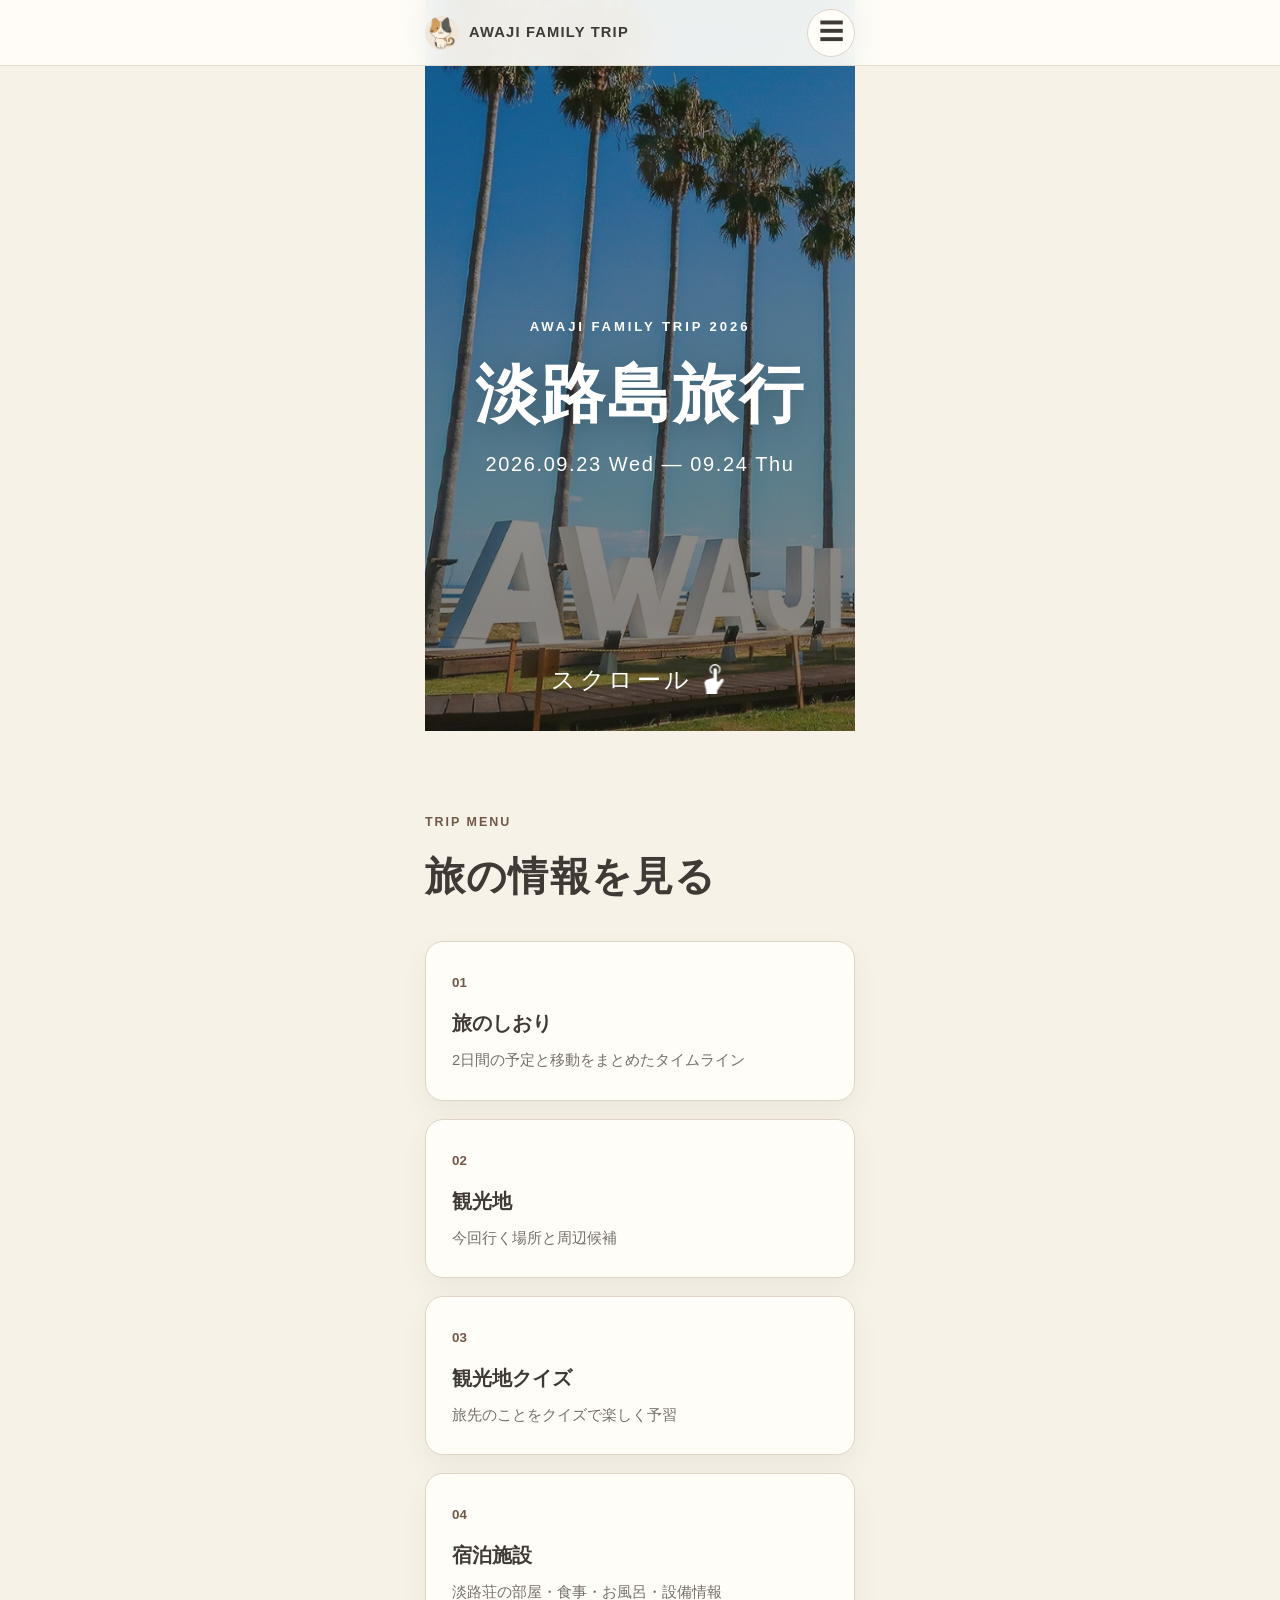
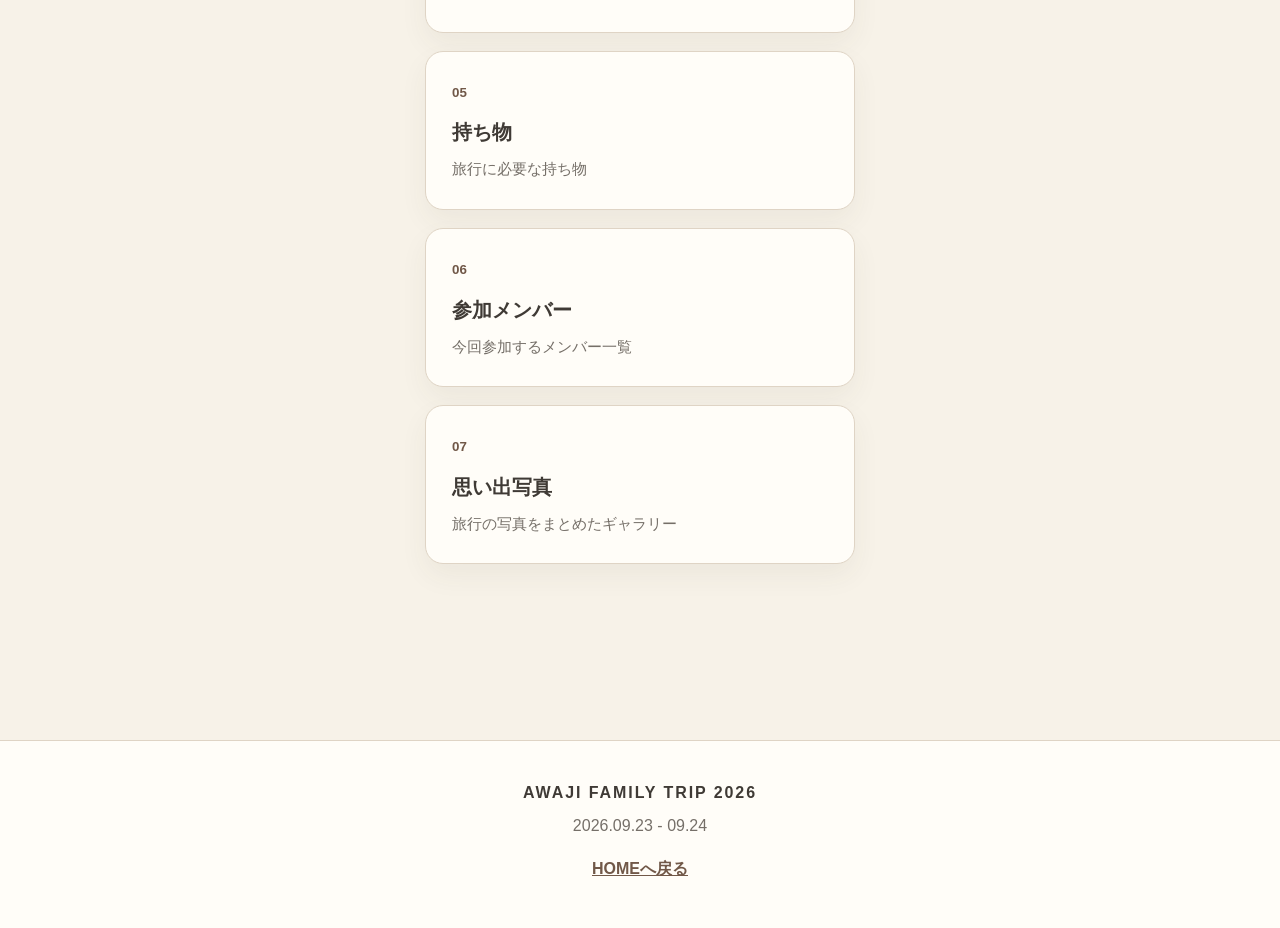
<file: index.html>
<!doctype html>
<html lang="ja">

<head>
  <meta charset="utf-8">
  <meta name="viewport" content="width=device-width, initial-scale=1">
  <meta name="description" content="淡路荘へ出かける家族旅行の情報共有サイトです。">
  <title>HOME | AWAJI FAMILY TRIP 2026</title>
  <link rel="stylesheet" href="css/style.css">
</head>

<body>
  <header class="site-header">
    <div class="header-inner">
      <a class="brand" href="index.html" aria-label="HOMEへ戻る">
        <span class="brand-mark">
          <img src="images/common/mikecat-icon.png" alt="三毛猫のアイコン">
        </span>
        <span>AWAJI FAMILY TRIP</span></a>
      <nav class="desktop-nav" aria-label="メインナビゲーション"><a href="index.html" aria-current="page">HOME</a><a
          href="schedule.html">旅のしおり</a><a href="sightseeing.html">観光地</a><a
          href="quiz.html">観光地クイズ</a><a href="hotel.html">宿泊施設</a><a
          href="belongings.html">持ち物</a><a href="members.html">参加メンバー</a><a href="gallery.html">思い出写真</a></nav>
      <button class="menu-toggle" type="button" aria-expanded="false" aria-controls="mobile-menu"
        aria-label="メニューを開く">☰</button>
    </div>
  </header>
  <div class="mobile-menu" id="mobile-menu" aria-label="スマートフォンメニュー">
    <div class="mobile-menu-panel">
      <nav><a href="index.html" aria-current="page">HOME</a><a href="schedule.html">旅のしおり</a><a
          href="sightseeing.html">観光地</a><a href="quiz.html">観光地クイズ</a><a href="hotel.html">宿泊施設</a><a
          href="belongings.html">持ち物</a><a href="members.html">参加メンバー</a><a href="gallery.html">思い出写真</a></nav>
    </div>
  </div>
  <main class="home-main">
    <!-- 旅行タイトルはここを変更すれば全体の見出しを差し替えられます -->
    <section class="hero" aria-label="旅行メインビジュアル">
      <div class="hero-slide is-active" aria-hidden="true"></div>
      <div class="hero-slide" aria-hidden="true"></div>
      <div class="hero-slide" aria-hidden="true"></div>
      <div class="hero-slide" aria-hidden="true"></div>
      <div class="hero-slide" aria-hidden="true"></div>
      <div class="hero-content">
        <div class="hero-kicker">AWAJI FAMILY TRIP 2026</div>
        <h1 class="hero-title">淡路島旅行</h1>
        <div class="hero-date">2026.09.23 Wed — 09.24 Thu</div>
      </div>
      <a class="hero-scroll" href="#trip-menu">
        <span>スクロール </span>
        <img src="images/hero/hero-00.png" alt="" class="hero-scroll-icon">
      </a>
    </section>

    <section class="home-links" id="trip-menu">
      <div class="container">
        <div class="section-heading">
          <div><span class="eyebrow">TRIP MENU</span>
            <h2 class="section-title">旅の情報を見る</h2>
          </div>
        </div>
        <div class="nav-card-grid">
          <a class="nav-card" href="schedule.html"><small>01</small>
            <h2>旅のしおり</h2>
            <p>2日間の予定と移動をまとめたタイムライン</p>
          </a>
          <a class="nav-card" href="sightseeing.html"><small>02</small>
            <h2>観光地</h2>
            <p>今回行く場所と周辺候補</p>
          </a>
          <a class="nav-card" href="quiz.html"><small>03</small>
            <h2>観光地クイズ</h2>
            <p>旅先のことをクイズで楽しく予習</p>
          </a>
          <a class="nav-card" href="hotel.html"><small>04</small>
            <h2>宿泊施設</h2>
            <p>淡路荘の部屋・食事・お風呂・設備情報</p>
          </a>
          <a class="nav-card" href="belongings.html"><small>05</small>
            <h2>持ち物</h2>
            <p>旅行に必要な持ち物</p>
          </a>
          <a class="nav-card" href="members.html"><small>06</small>
            <h2>参加メンバー</h2>
            <p>今回参加するメンバー一覧</p>
          </a>
          <a class="nav-card" href="gallery.html"><small>07</small>
            <h2>思い出写真</h2>
            <p>旅行の写真をまとめたギャラリー</p>
          </a>
        </div>
      </div>
    </section>
  </main>
  <footer class="site-footer">
    <div class="container">
      <div class="footer-title">AWAJI FAMILY TRIP 2026</div>
      <div class="footer-date">2026.09.23 - 09.24</div>
      <a class="footer-home" href="index.html">HOMEへ戻る</a>
    </div>
  </footer>
  <script src="js/main.js"></script>
</body>

</html>
</file>
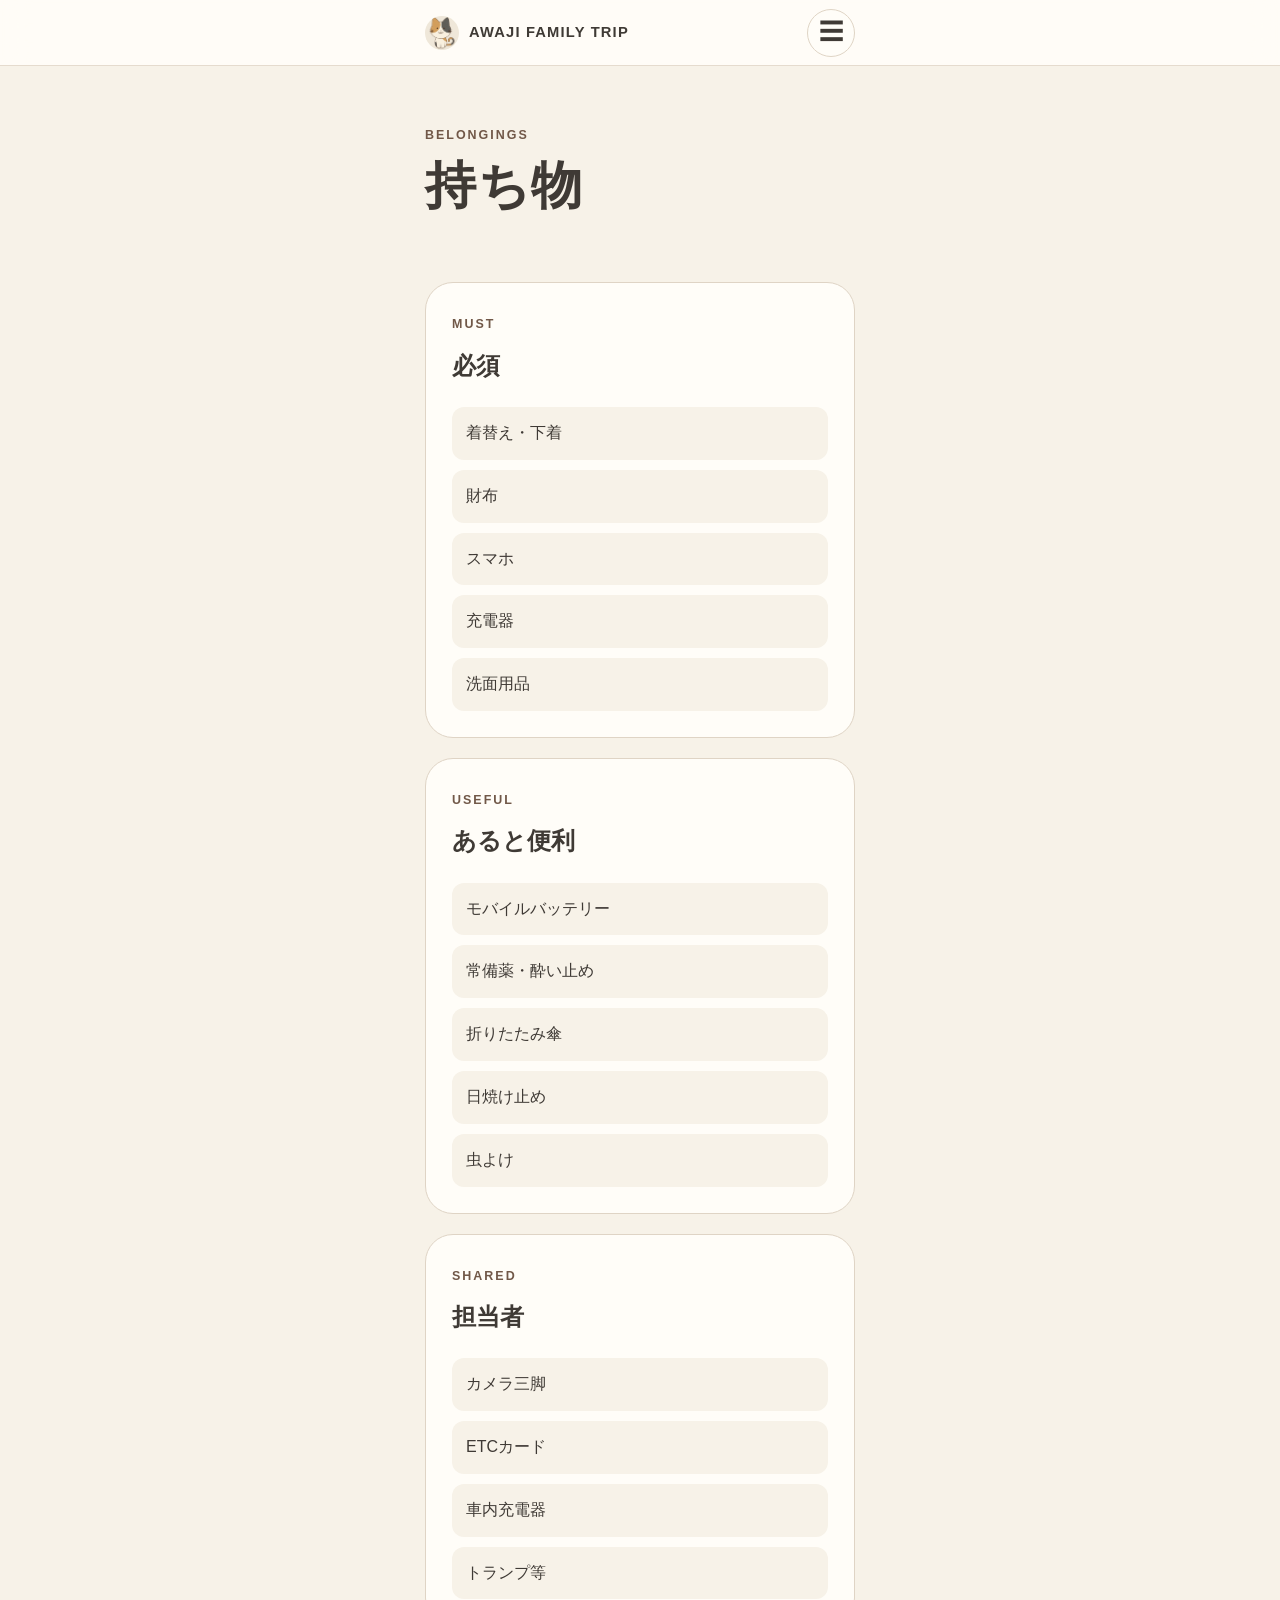
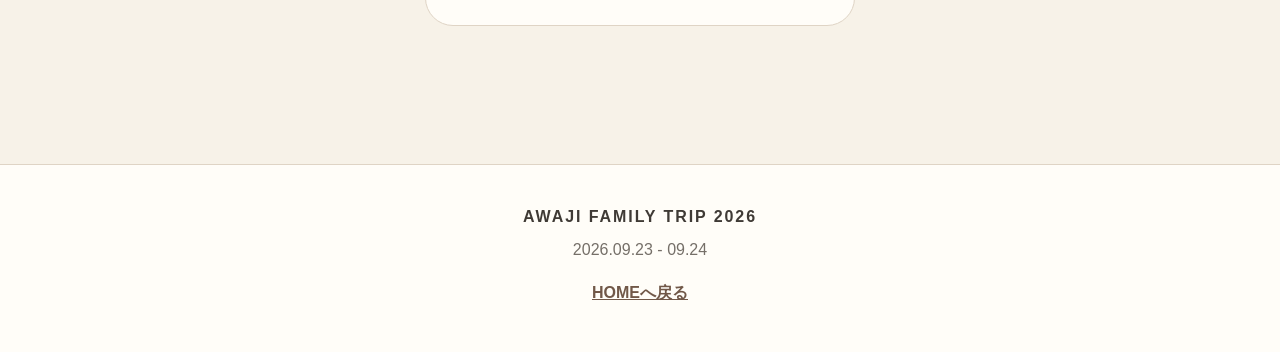
<file: belongings.html>
<!doctype html>
<html lang="ja">

<head>
  <meta charset="utf-8">
  <meta name="viewport" content="width=device-width, initial-scale=1">
  <meta name="description" content="淡路荘へ出かける家族旅行の情報共有サイトです。">
  <title>持ち物 | AWAJI FAMILY TRIP 2026</title>
  <link rel="stylesheet" href="css/style.css">
</head>

<body>
  <header class="site-header">
    <div class="header-inner">
      <a class="brand" href="index.html" aria-label="HOMEへ戻る"><span class="brand-mark">
          <img src="images/common/mikecat-icon.png" alt="三毛猫のアイコン">
        </span><span>AWAJI FAMILY TRIP</span></a>
      <nav class="desktop-nav" aria-label="メインナビゲーション"><a href="index.html">HOME</a><a href="schedule.html">旅のしおり</a><a
          href="sightseeing.html">観光地</a><a href="quiz.html">観光地クイズ</a><a href="hotel.html">宿泊施設</a><a href="belongings.html"
          aria-current="page">持ち物</a><a href="members.html">参加メンバー</a><a href="gallery.html">思い出写真</a></nav>
      <button class="menu-toggle" type="button" aria-expanded="false" aria-controls="mobile-menu"
        aria-label="メニューを開く">☰</button>
    </div>
  </header>
  <div class="mobile-menu" id="mobile-menu" aria-label="スマートフォンメニュー">
    <div class="mobile-menu-panel">
      <nav><a href="index.html">HOME</a><a href="schedule.html">旅のしおり</a><a href="sightseeing.html">観光地</a><a href="quiz.html">観光地クイズ</a><a
          href="hotel.html">宿泊施設</a><a href="belongings.html" aria-current="page">持ち物</a><a
          href="members.html">参加メンバー</a><a href="gallery.html">思い出写真</a></nav>
    </div>
  </div>
  <main class="">
    <div class="container">
      <section class="page-hero"><span class="eyebrow">BELONGINGS</span>
        <h1 class="page-title">持ち物</h1>
      </section>
      <section class="section">
        <div class="list-columns">
          <article class="list-card"><span class="eyebrow">MUST</span>
            <h2>必須</h2>
            <ul class="simple-list">
              <li>着替え・下着</li>
              <li>財布</li>
              <li>スマホ</li>
              <li>充電器</li>
              <li>洗面用品</li>
            </ul>
          </article>
          <article class="list-card"><span class="eyebrow">USEFUL</span>
            <h2>あると便利</h2>
            <ul class="simple-list">
              <li>モバイルバッテリー</li>
              <li>常備薬・酔い止め</li>
              <li>折りたたみ傘</li>
              <li>日焼け止め</li>
              <li>虫よけ</li>
            </ul>
          </article>
          <article class="list-card"><span class="eyebrow">SHARED</span>
            <h2>担当者</h2>
            <ul class="simple-list">
              <li>カメラ三脚</li>
              <li>ETCカード</li>
              <li>車内充電器</li>
              <li>トランプ等</li>
            </ul>
          </article>
        </div>
      </section>
    </div>
  </main>
  <footer class="site-footer">
    <div class="container">
      <div class="footer-title">AWAJI FAMILY TRIP 2026</div>
      <div class="footer-date">2026.09.23 - 09.24</div>
      <a class="footer-home" href="index.html">HOMEへ戻る</a>
    </div>
  </footer>
  <script src="js/main.js"></script>
</body>

</html>
</file>
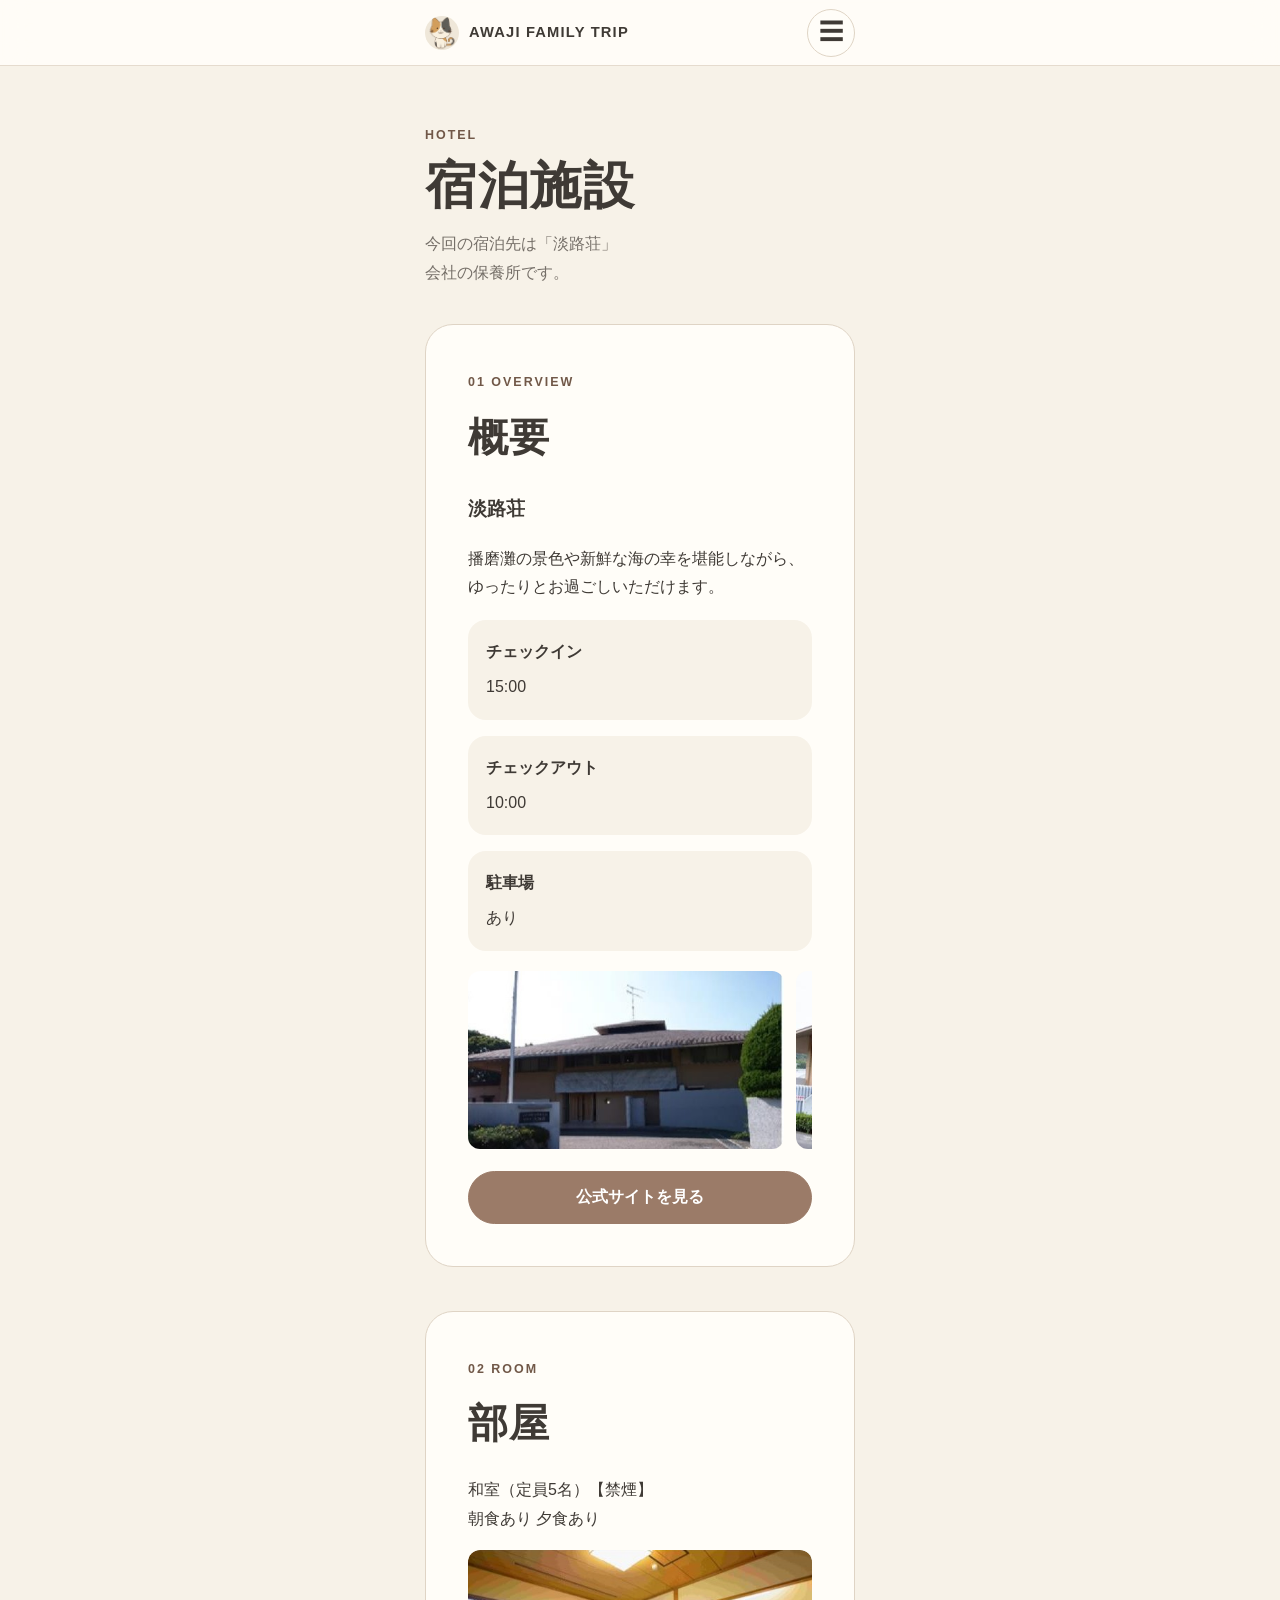
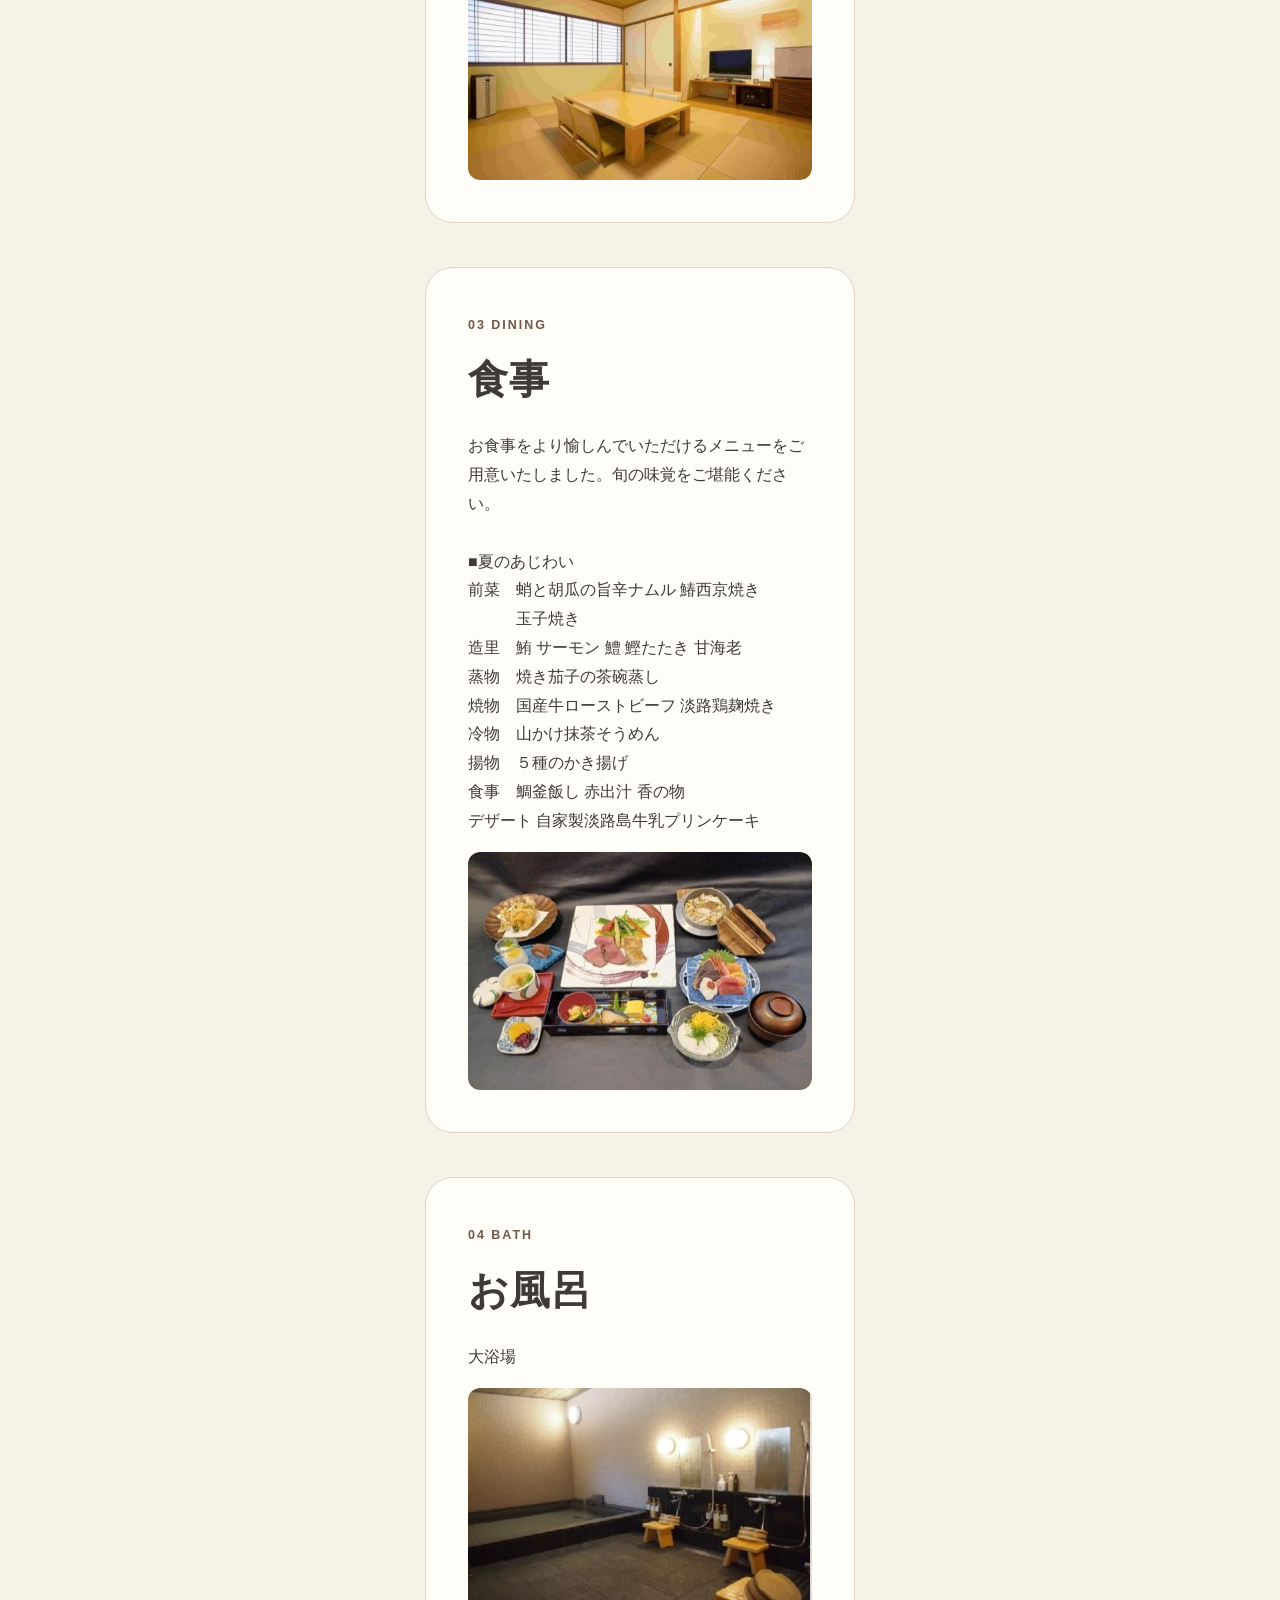
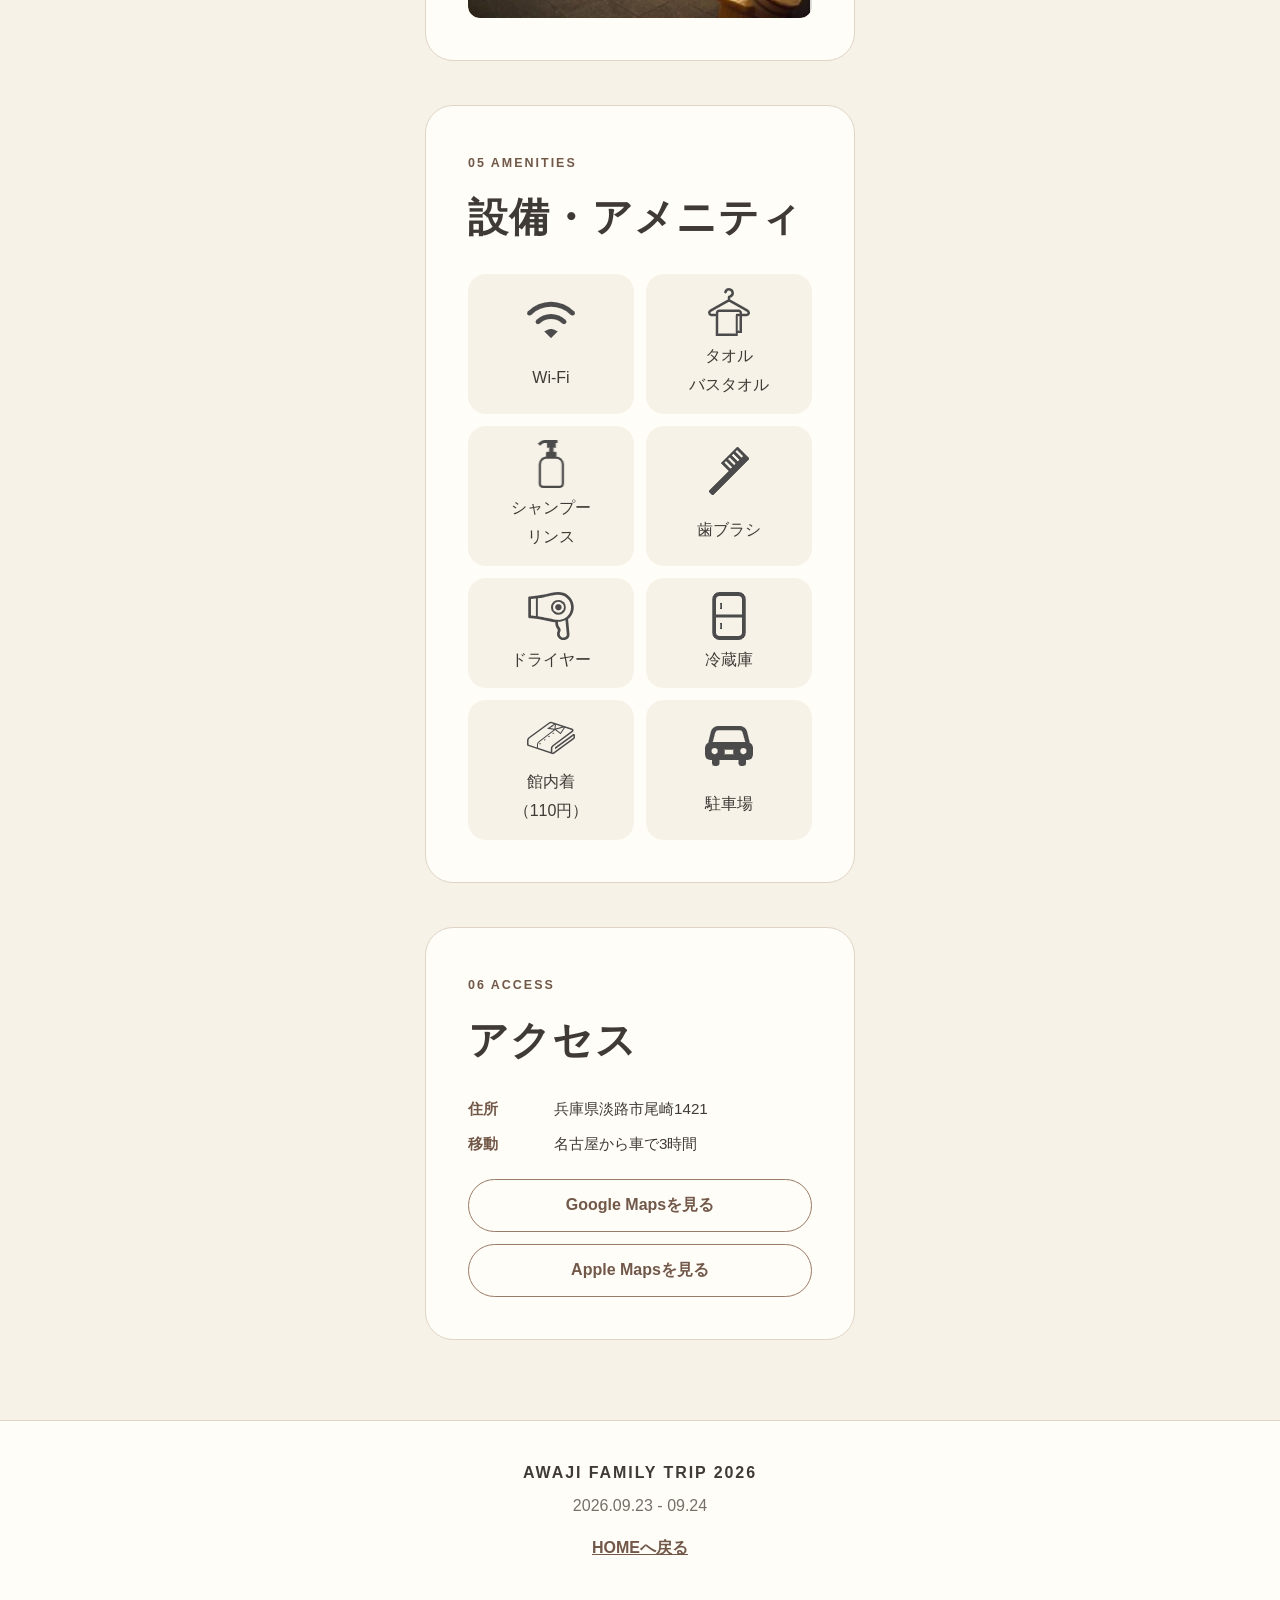
<file: hotel.html>
<!doctype html>
<html lang="ja">

<head>
  <meta charset="utf-8">
  <meta name="viewport" content="width=device-width, initial-scale=1">
  <meta name="description" content="淡路荘へ出かける家族旅行の情報共有サイトです。">
  <title>宿泊施設 | AWAJI FAMILY TRIP 2026</title>
  <link rel="stylesheet" href="css/style.css">

  <!-- hotel-01〜05 を同じ横長サイズで表示するための追加指定 -->
  <style>
    .hotel-gallery {
      display: flex;
      gap: 12px;
      margin-top: 20px;
      overflow-x: auto;
      scroll-snap-type: x mandatory;
      scrollbar-width: none;
      -webkit-overflow-scrolling: touch;
    }

    .hotel-gallery::-webkit-scrollbar {
      display: none;
    }

    .hotel-gallery-image {
      width: 100%;
      aspect-ratio: 16 / 9;
      overflow: hidden;
      border-radius: var(--radius-sm);
      background: var(--surface-2);
      flex: 0 0 92%;
      scroll-snap-align: center;
    }

    .hotel-gallery-image img {
      width: 100%;
      height: 100%;
      object-fit: cover;
    }
  </style>
</head>

<body>

  <header class="site-header">
    <div class="header-inner">
      <a class="brand" href="index.html" aria-label="HOMEへ戻る">
        <span class="brand-mark">
          <img src="images/common/mikecat-icon.png" alt="三毛猫のアイコン">
        </span>
        <span>AWAJI FAMILY TRIP</span>
      </a>

      <nav class="desktop-nav" aria-label="メインナビゲーション">
        <a href="index.html">HOME</a>
        <a href="schedule.html">旅のしおり</a>
        <a href="sightseeing.html">観光地</a>
        <a href="quiz.html">観光地クイズ</a>
        <a href="hotel.html" aria-current="page">宿泊施設</a>
        <a href="belongings.html">持ち物</a>
        <a href="members.html">参加メンバー</a>
        <a href="gallery.html">思い出写真</a>
      </nav>

      <button class="menu-toggle" type="button" aria-expanded="false" aria-controls="mobile-menu"
        aria-label="メニューを開く">☰</button>
    </div>
  </header>

  <div class="mobile-menu" id="mobile-menu" aria-label="スマートフォンメニュー">
    <div class="mobile-menu-panel">
      <nav>
        <a href="index.html">HOME</a>
        <a href="schedule.html">旅のしおり</a>
        <a href="sightseeing.html">観光地</a>
        <a href="quiz.html">観光地クイズ</a>
        <a href="hotel.html" aria-current="page">宿泊施設</a>
        <a href="belongings.html">持ち物</a>
        <a href="members.html">参加メンバー</a>
        <a href="gallery.html">思い出写真</a>
      </nav>
    </div>
  </div>

  <main>
    <div class="container">
      <section class="page-hero">
        <span class="eyebrow">HOTEL</span>
        <h1 class="page-title">宿泊施設</h1>
        <p class="page-lead">
          今回の宿泊先は「淡路荘」<br>
          会社の保養所です。
        </p>
      </section>

      <div class="hotel-stack">

        <!-- 01 概要 -->
        <section class="hotel-section">
          <span class="eyebrow">01 OVERVIEW</span>
          <h2 class="section-title">概要</h2>
          <h3>淡路荘</h3>
          <p>播磨灘の景色や新鮮な海の幸を堪能しながら、ゆったりとお過ごしいただけます。</p>

          <div class="feature-grid">
            <div class="feature-card">
              <strong>チェックイン</strong>
              15:00
            </div>

            <div class="feature-card">
              <strong>チェックアウト</strong>
              10:00
            </div>

            <div class="feature-card">
              <strong>駐車場</strong>
              あり
            </div>
          </div>

          <!-- 横長画像5枚を同じサイズで縦表示 -->
          <div class="hotel-gallery">
            <div class="hotel-gallery-image">
              <img src="images/hotel/hotel-01.jpg" alt="淡路荘の写真 1">
            </div>

            <div class="hotel-gallery-image">
              <img src="images/hotel/hotel-02.jpg" alt="淡路荘の写真 2">
            </div>

            <div class="hotel-gallery-image">
              <img src="images/hotel/hotel-03.jpg" alt="淡路荘の写真 3">
            </div>

            <div class="hotel-gallery-image">
              <img src="images/hotel/hotel-04.jpg" alt="淡路荘の写真 4">
            </div>

            <div class="hotel-gallery-image">
              <img src="images/hotel/hotel-05.jpg" alt="淡路荘の写真 5">
            </div>
          </div>

          <div class="button-row">
            <a class="btn" href="https://kenpo.jp.fujitsu.com/hoyoujo/1.html" target="_blank"
              rel="noopener noreferrer">公式サイトを見る</a>
          </div>
        </section>

        <!-- 02 部屋 -->
        <section class="hotel-section">
          <span class="eyebrow">02 ROOM</span>
          <h2 class="section-title">部屋</h2>
          <p> 和室（定員5名）【禁煙】<br>朝食あり 夕食あり</p>

          <div class="media-frame">
            <img src="images/hotel/hotel-room.jpg" alt="淡路荘の客室">
          </div>
        </section>

        <!-- 03 食事 -->
        <section class="hotel-section">
          <span class="eyebrow">03 DINING</span>
          <h2 class="section-title">食事</h2>
          <p>
            お食事をより愉しんでいただけるメニューをご用意いたしました。旬の味覚をご堪能ください。<br><br>

            ■夏のあじわい<br>
            前菜　蛸と胡瓜の旨辛ナムル 鰆西京焼き<br>
            　　　玉子焼き<br>
            造里　鮪 サーモン 鱧 鰹たたき 甘海老<br>
            蒸物　焼き茄子の茶碗蒸し<br>
            焼物　国産牛ローストビーフ 淡路鶏麹焼き<br>
            冷物　山かけ抹茶そうめん<br>
            揚物　５種のかき揚げ<br>
            食事　鯛釜飯し 赤出汁 香の物<br>
            デザート 自家製淡路島牛乳プリンケーキ
          </p>

          <div class="media-frame">
            <img src="images/hotel/hotel-dining.jpg" alt="淡路荘の食事">
          </div>
        </section>

        <!-- 04 お風呂 -->
        <section class="hotel-section">
          <span class="eyebrow">04 BATH</span>
          <h2 class="section-title">お風呂</h2>
          <p>大浴場</p>

          <div class="media-frame">
            <img src="images/hotel/hotel-bath.jpg" alt="淡路荘のお風呂">
          </div>
        </section>

        <!-- 05 設備・アメニティ -->
        <section class="hotel-section">
          <span class="eyebrow">05 AMENITIES</span>
          <h2 class="section-title">設備・アメニティ</h2>

          <div class="amenity-grid">
            <div class="amenity">
              <img class="amenity-icon" src="images/hotel/amenity/amenity-icon-01.png" alt="" aria-hidden="true"
                width="48" height="48">
              <span>Wi-Fi</span>
            </div>

            <div class="amenity">
              <img class="amenity-icon" src="images/hotel/amenity/amenity-icon-02.png" alt="" aria-hidden="true"
                width="48" height="48">
              <span>タオル<br>バスタオル</span>
            </div>

            <div class="amenity">
              <img class="amenity-icon" src="images/hotel/amenity/amenity-icon-07.png" alt="" aria-hidden="true"
                width="48" height="48">
              <span>シャンプー<br>リンス</span>
            </div>

            <div class="amenity">
              <img class="amenity-icon" src="images/hotel/amenity/amenity-icon-03.png" alt="" aria-hidden="true"
                width="48" height="48">
              <span>歯ブラシ</span>
            </div>

            <div class="amenity">
              <img class="amenity-icon" src="images/hotel/amenity/amenity-icon-04.png" alt="" aria-hidden="true"
                width="48" height="48">
              <span>ドライヤー</span>
            </div>

            <div class="amenity">
              <img class="amenity-icon" src="images/hotel/amenity/amenity-icon-05.png" alt="" aria-hidden="true"
                width="48" height="48">
              <span>冷蔵庫</span>
            </div>

            <div class="amenity">
              <img class="amenity-icon" src="images/hotel/amenity/amenity-icon-06.png" alt="" aria-hidden="true"
                width="48" height="48">
              <span>館内着<br>（110円）</span>
            </div>

            <div class="amenity">
              <img class="amenity-icon" src="images/hotel/amenity/amenity-icon-08.png" alt="" aria-hidden="true"
                width="48" height="48">
              <span>駐車場</span>
            </div>
          </div>
        </section>

        <!-- 06 アクセス -->
        <section class="hotel-section">
          <span class="eyebrow">06 ACCESS</span>
          <h2 class="section-title">アクセス</h2>

          <dl class="info-list">
            <div class="info-row">
              <dt>住所</dt>
              <dd>兵庫県淡路市尾崎1421</dd>
            </div>

            <div class="info-row">
              <dt>移動</dt>
              <dd>名古屋から車で3時間</dd>
            </div>
          </dl>

          <div class="button-row">
                <a class="btn secondary" href="https://maps.app.goo.gl/K1j4c8hr84fuqvgY7" target="_blank"
                  rel="noopener noreferrer">Google Mapsを見る
                </a>

                <a class="btn secondary" href="https://maps.apple.com/place?address=%E3%80%92656-1501%2C+%E5%85%B5%E5%BA%AB%E7%9C%8C%E6%B7%A1%E8%B7%AF%E5%B8%82%2C+%E5%B0%BE%E5%B4%8E1421%2C+%E5%AF%8C%E5%A3%AB%E9%80%9A%E5%81%A5%E4%BF%9D%E7%B5%84%E5%90%88%E6%B7%A1%E8%B7%AF%E8%8D%98&coordinate=34.494303%2C134.865653&name=%E5%AF%8C%E5%A3%AB%E9%80%9A%E5%81%A5%E4%BF%9D%E7%B5%84%E5%90%88%E6%B7%A1%E8%B7%AF%E8%8D%98" target="_blank"
                  rel="noopener noreferrer">Apple Mapsを見る
                </a>
          </div>
        </section>

      </div>
    </div>
  </main>

  <footer class="site-footer">
    <div class="container">
      <div class="footer-title">AWAJI FAMILY TRIP 2026</div>
      <div class="footer-date">2026.09.23 - 09.24</div>
      <a class="footer-home" href="index.html">HOMEへ戻る</a>
    </div>
  </footer>

  <script src="js/main.js"></script>
</body>

</html>
</file>
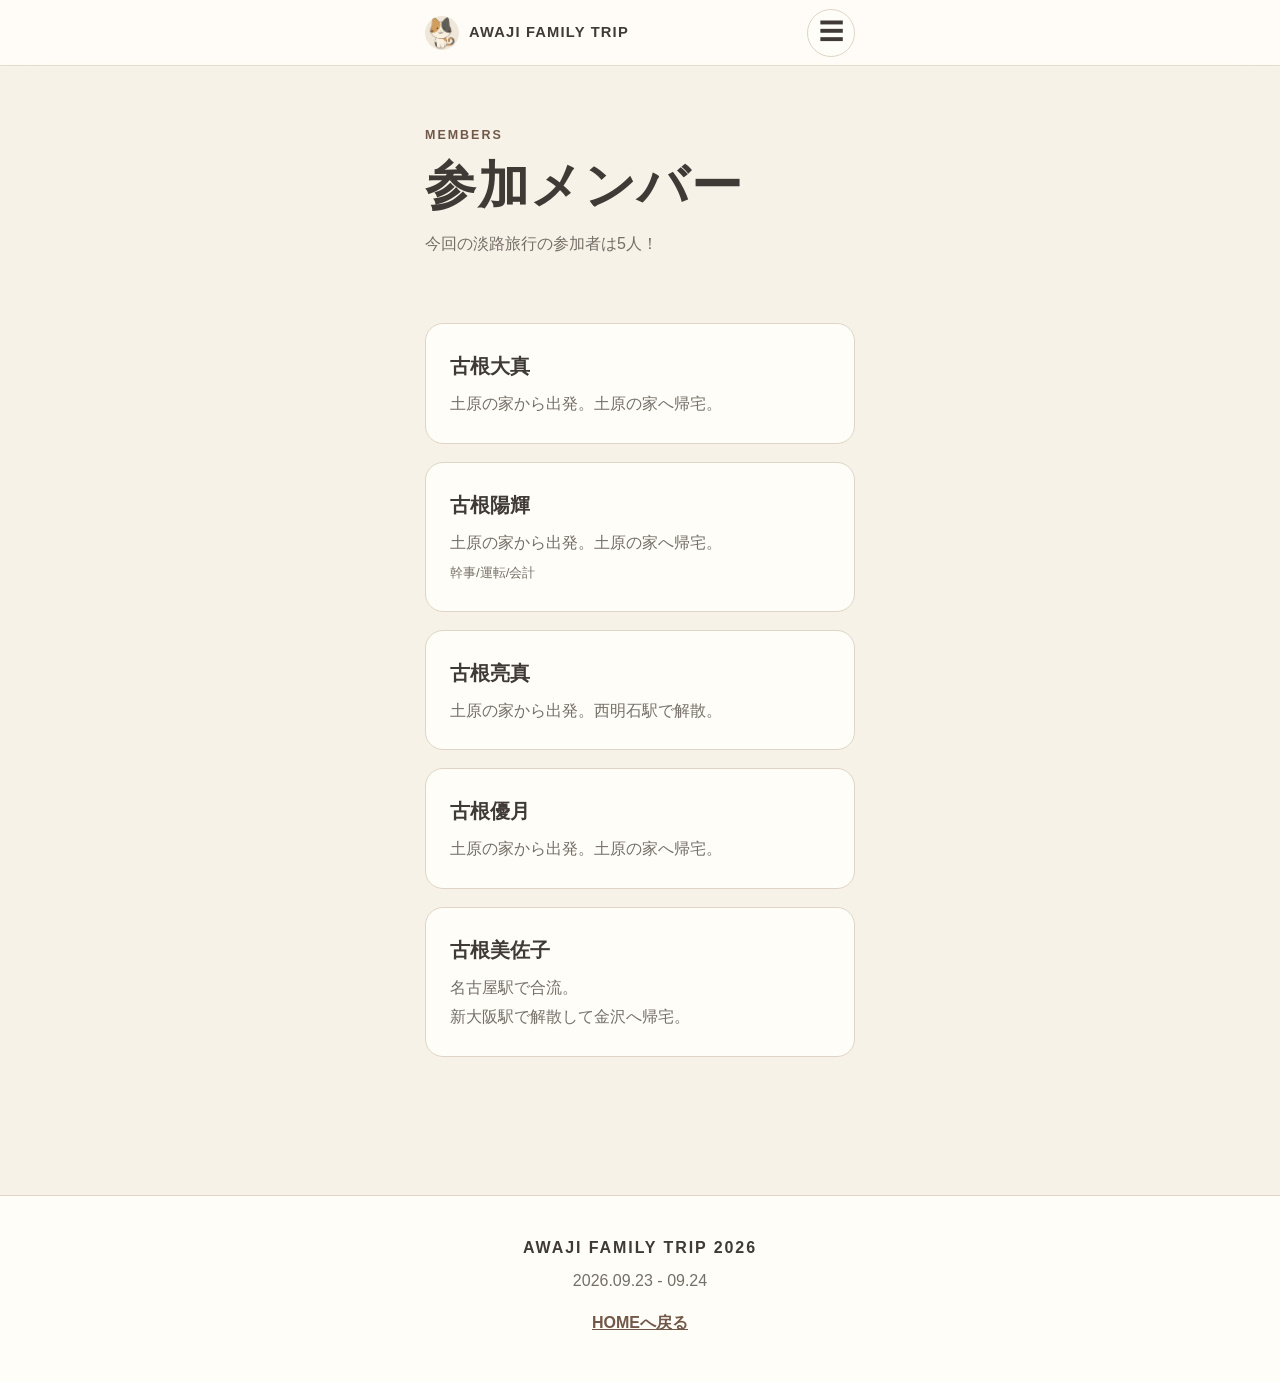
<file: members.html>
<!doctype html>
<html lang="ja">

<head>
  <meta charset="utf-8">
  <meta name="viewport" content="width=device-width, initial-scale=1">
  <meta name="description" content="淡路荘へ出かける家族旅行の情報共有サイトです。">
  <title>参加メンバー | AWAJI FAMILY TRIP 2026</title>
  <link rel="stylesheet" href="css/style.css">
</head>

<body>
  <header class="site-header">
    <div class="header-inner">
      <a class="brand" href="index.html" aria-label="HOMEへ戻る"><span class="brand-mark">
          <img src="images/common/mikecat-icon.png" alt="三毛猫のアイコン">
        </span><span>AWAJI FAMILY TRIP</span></a>
      <nav class="desktop-nav" aria-label="メインナビゲーション"><a href="index.html">HOME</a><a href="schedule.html">旅のしおり</a><a
          href="sightseeing.html">観光地</a><a href="quiz.html">観光地クイズ</a><a href="hotel.html">宿泊施設</a><a href="belongings.html">持ち物</a><a
          href="members.html" aria-current="page">参加メンバー</a><a href="gallery.html">思い出写真</a></nav>
      <button class="menu-toggle" type="button" aria-expanded="false" aria-controls="mobile-menu"
        aria-label="メニューを開く">☰</button>
    </div>
  </header>
  <div class="mobile-menu" id="mobile-menu" aria-label="スマートフォンメニュー">
    <div class="mobile-menu-panel">
      <nav><a href="index.html">HOME</a><a href="schedule.html">旅のしおり</a><a href="sightseeing.html">観光地</a><a href="quiz.html">観光地クイズ</a><a
          href="hotel.html">宿泊施設</a><a href="belongings.html">持ち物</a><a href="members.html"
          aria-current="page">参加メンバー</a><a href="gallery.html">思い出写真</a></nav>
    </div>
  </div>
  <main class="">
    <div class="container">
      <section class="page-hero"><span class="eyebrow">MEMBERS</span>
        <h1 class="page-title">参加メンバー</h1>
        <p class="page-lead">今回の淡路旅行の参加者は5人！</p>
      </section>
      <section class="section">
        <div class="members-grid">
          <article class="member-card">
            <h2>古根大真</h2>
            <p>土原の家から出発。土原の家へ帰宅。<br></p>
          </article>
          <article class="member-card">
            <h2>古根陽輝</h2>
            <p>土原の家から出発。土原の家へ帰宅。<br><small>幹事/運転/会計</small></p>
          </article>
          <article class="member-card">
            <h2>古根亮真</h2>
            <p>土原の家から出発。西明石駅で解散。</p>
          </article>
          <article class="member-card">
            <h2>古根優月</h2>
            <p>土原の家から出発。土原の家へ帰宅。</p>
          </article>
          <article class="member-card">
            <h2>古根美佐子</h2>
            <p>名古屋駅で合流。<br>新大阪駅で解散して金沢へ帰宅。</p>
          </article>
        </div>
      </section>
    </div>
  </main>
  <footer class="site-footer">
    <div class="container">
      <div class="footer-title">AWAJI FAMILY TRIP 2026</div>
      <div class="footer-date">2026.09.23 - 09.24</div>
      <a class="footer-home" href="index.html">HOMEへ戻る</a>
    </div>
  </footer>
  <script src="js/main.js"></script>
</body>

</html>
</file>
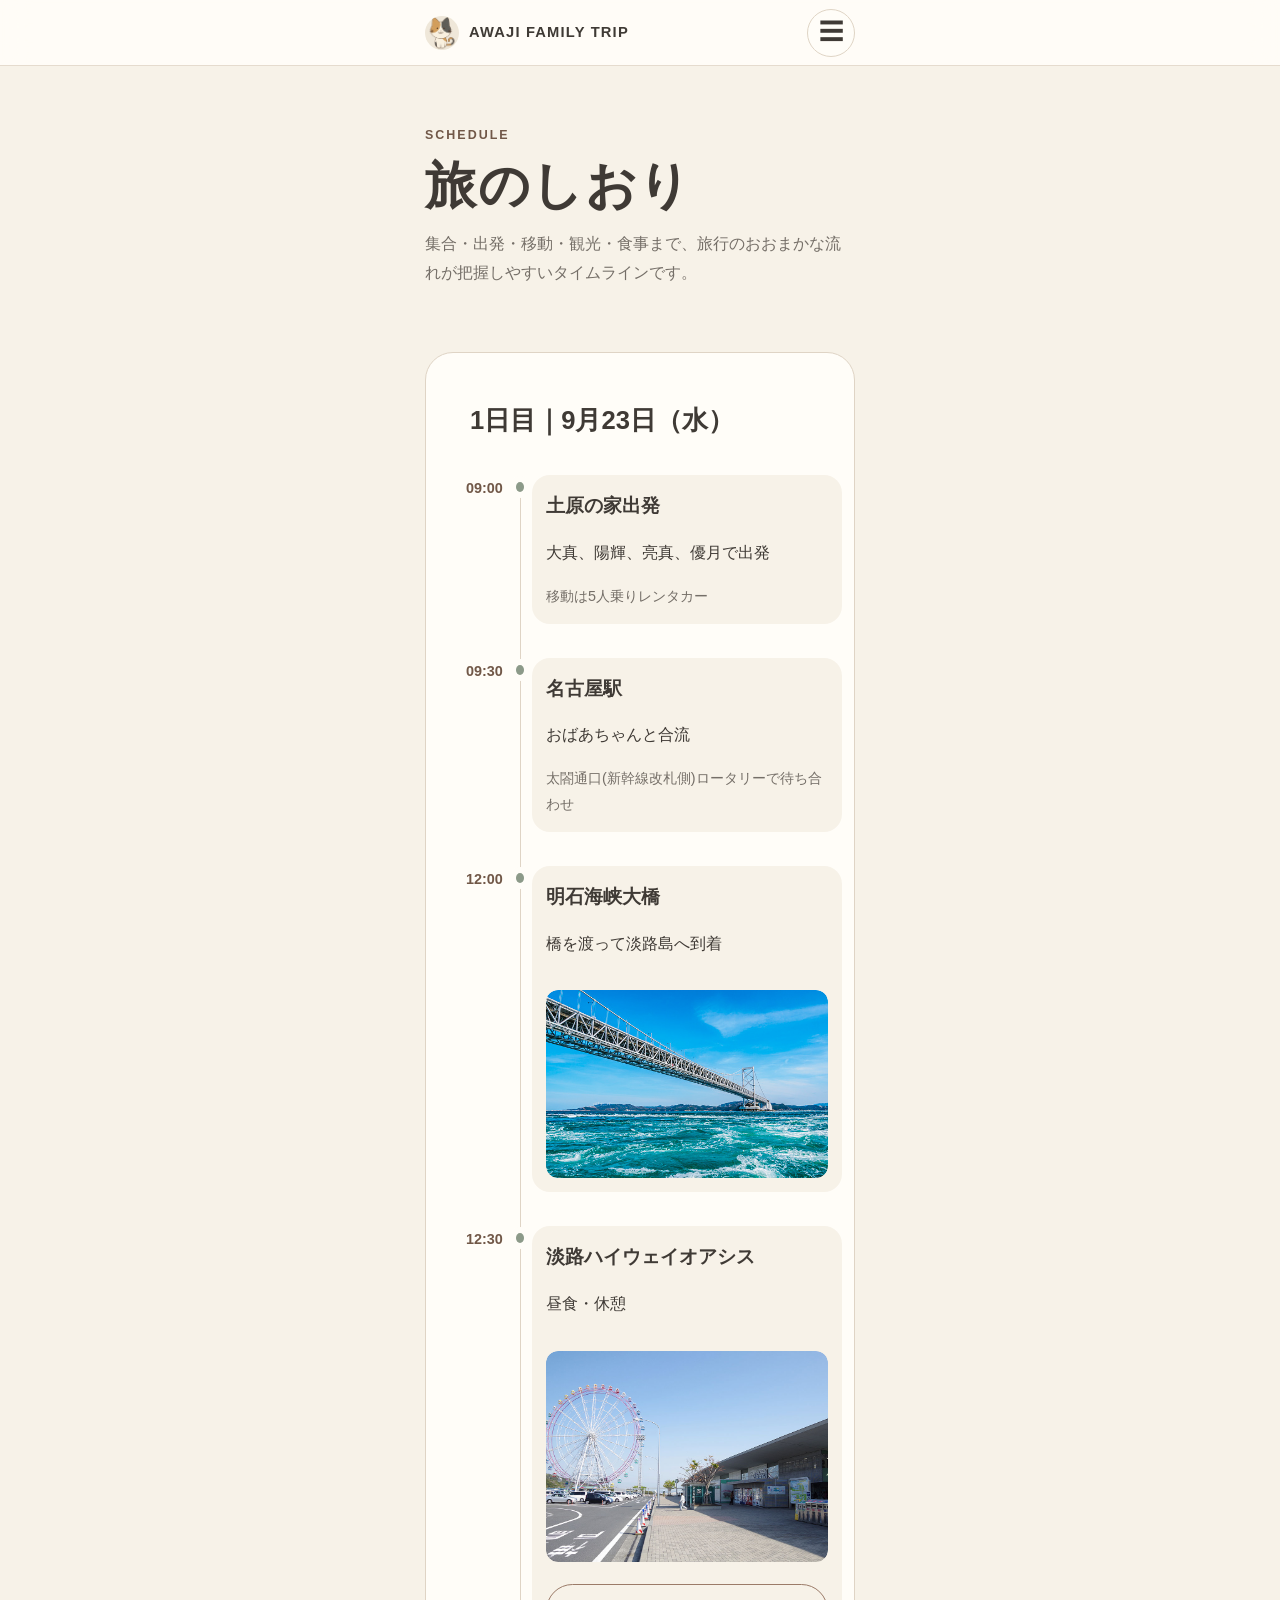
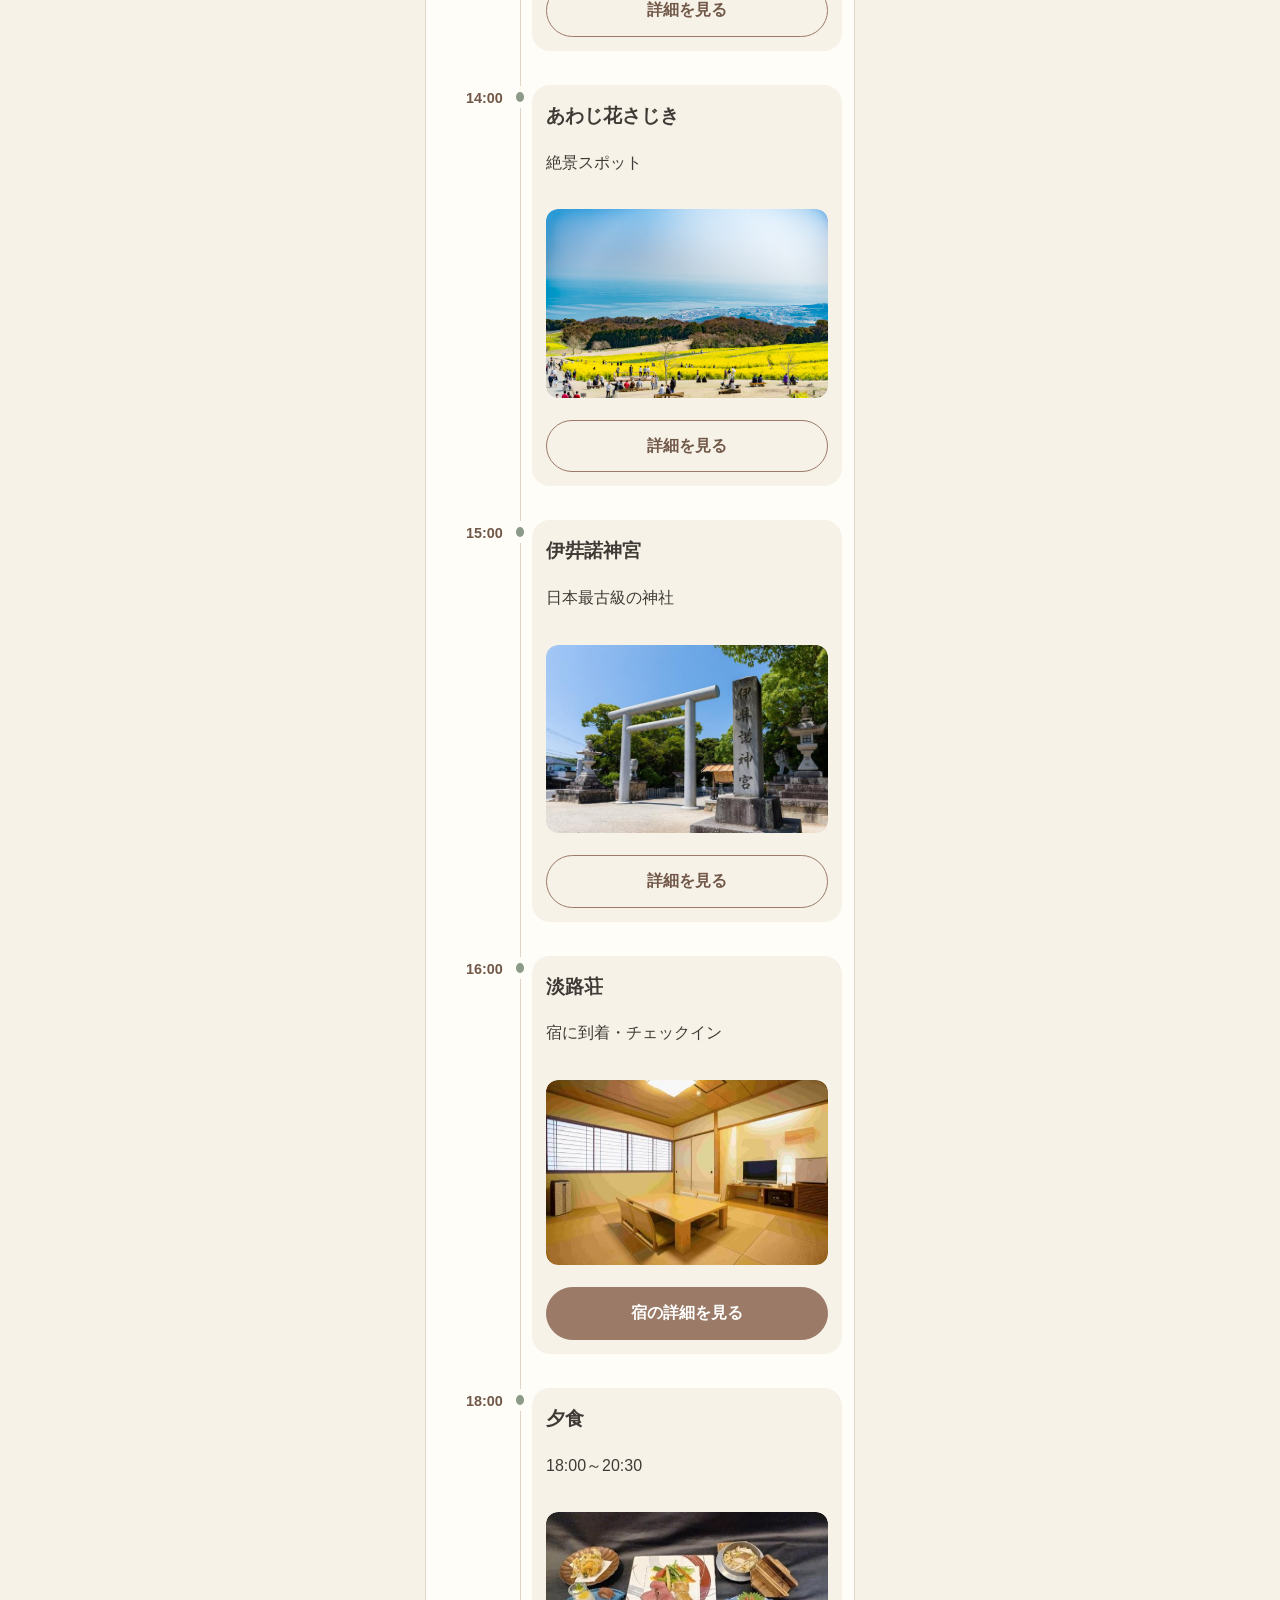
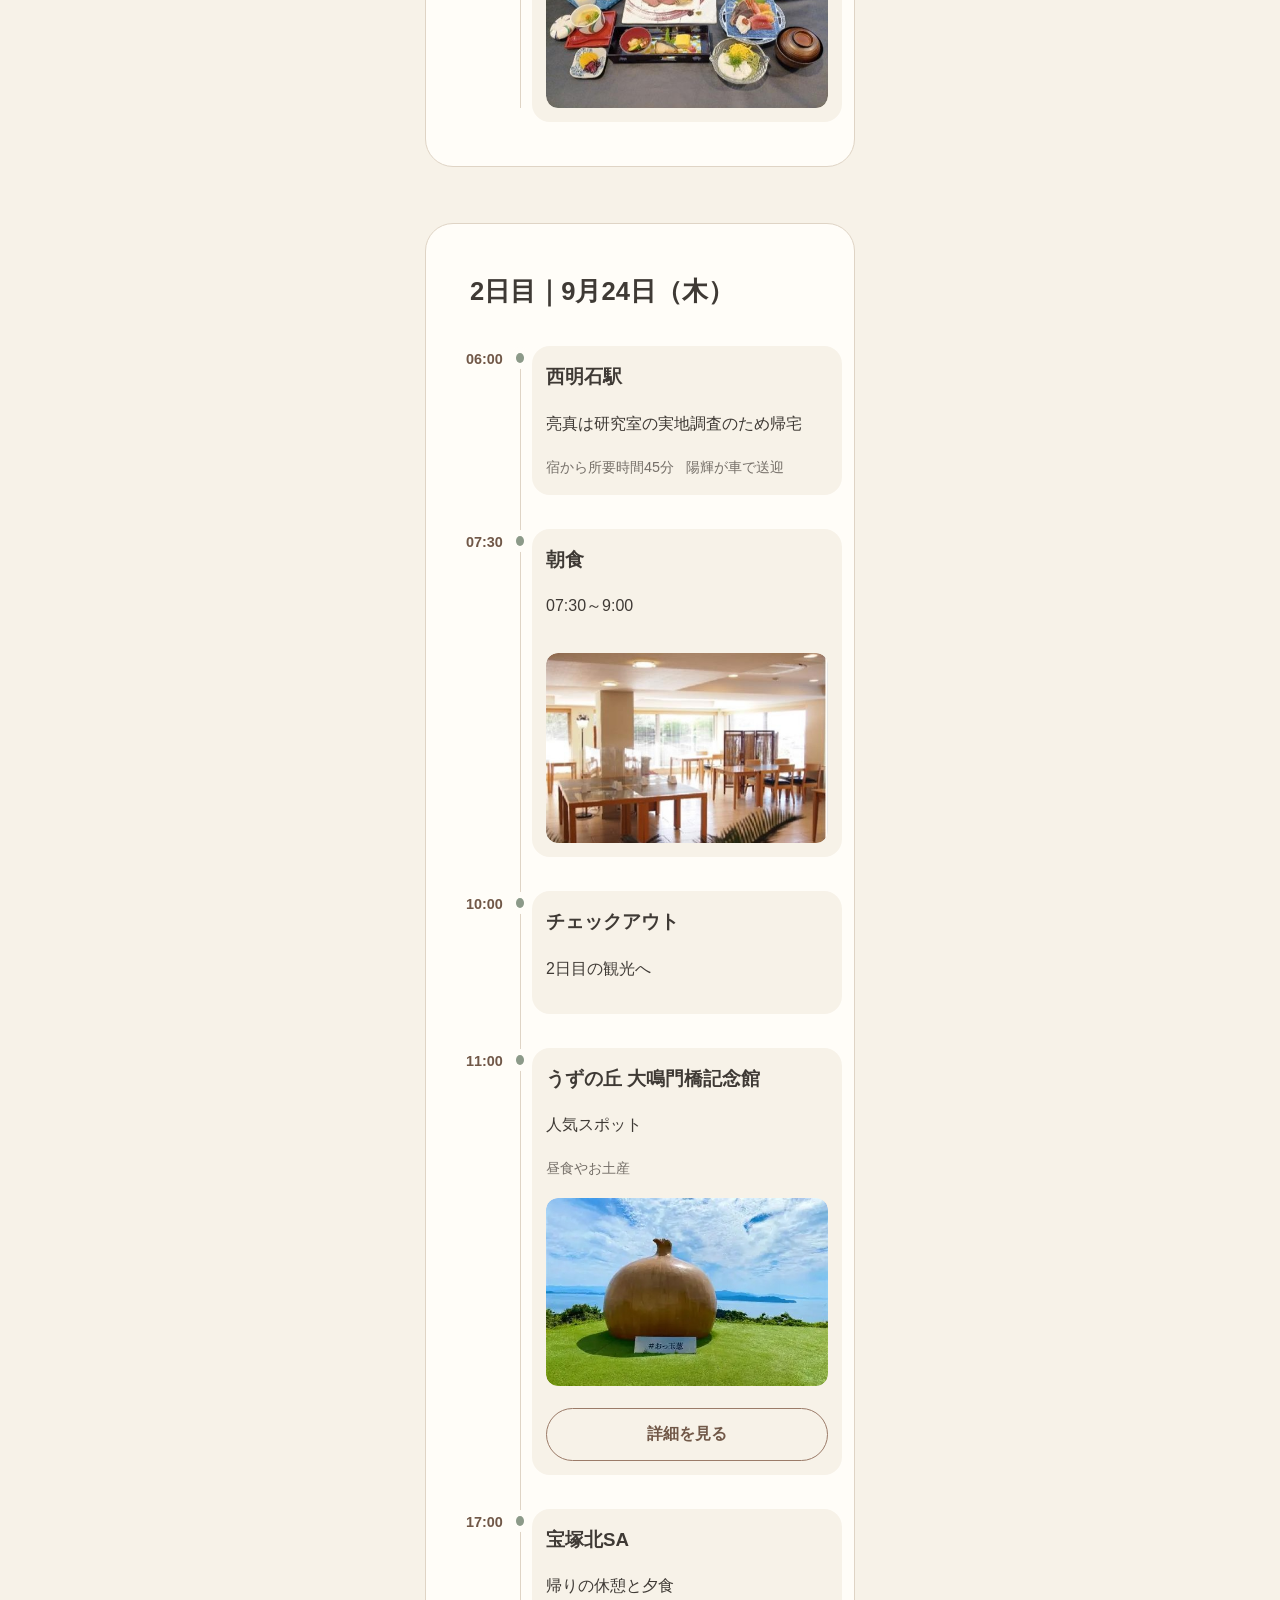
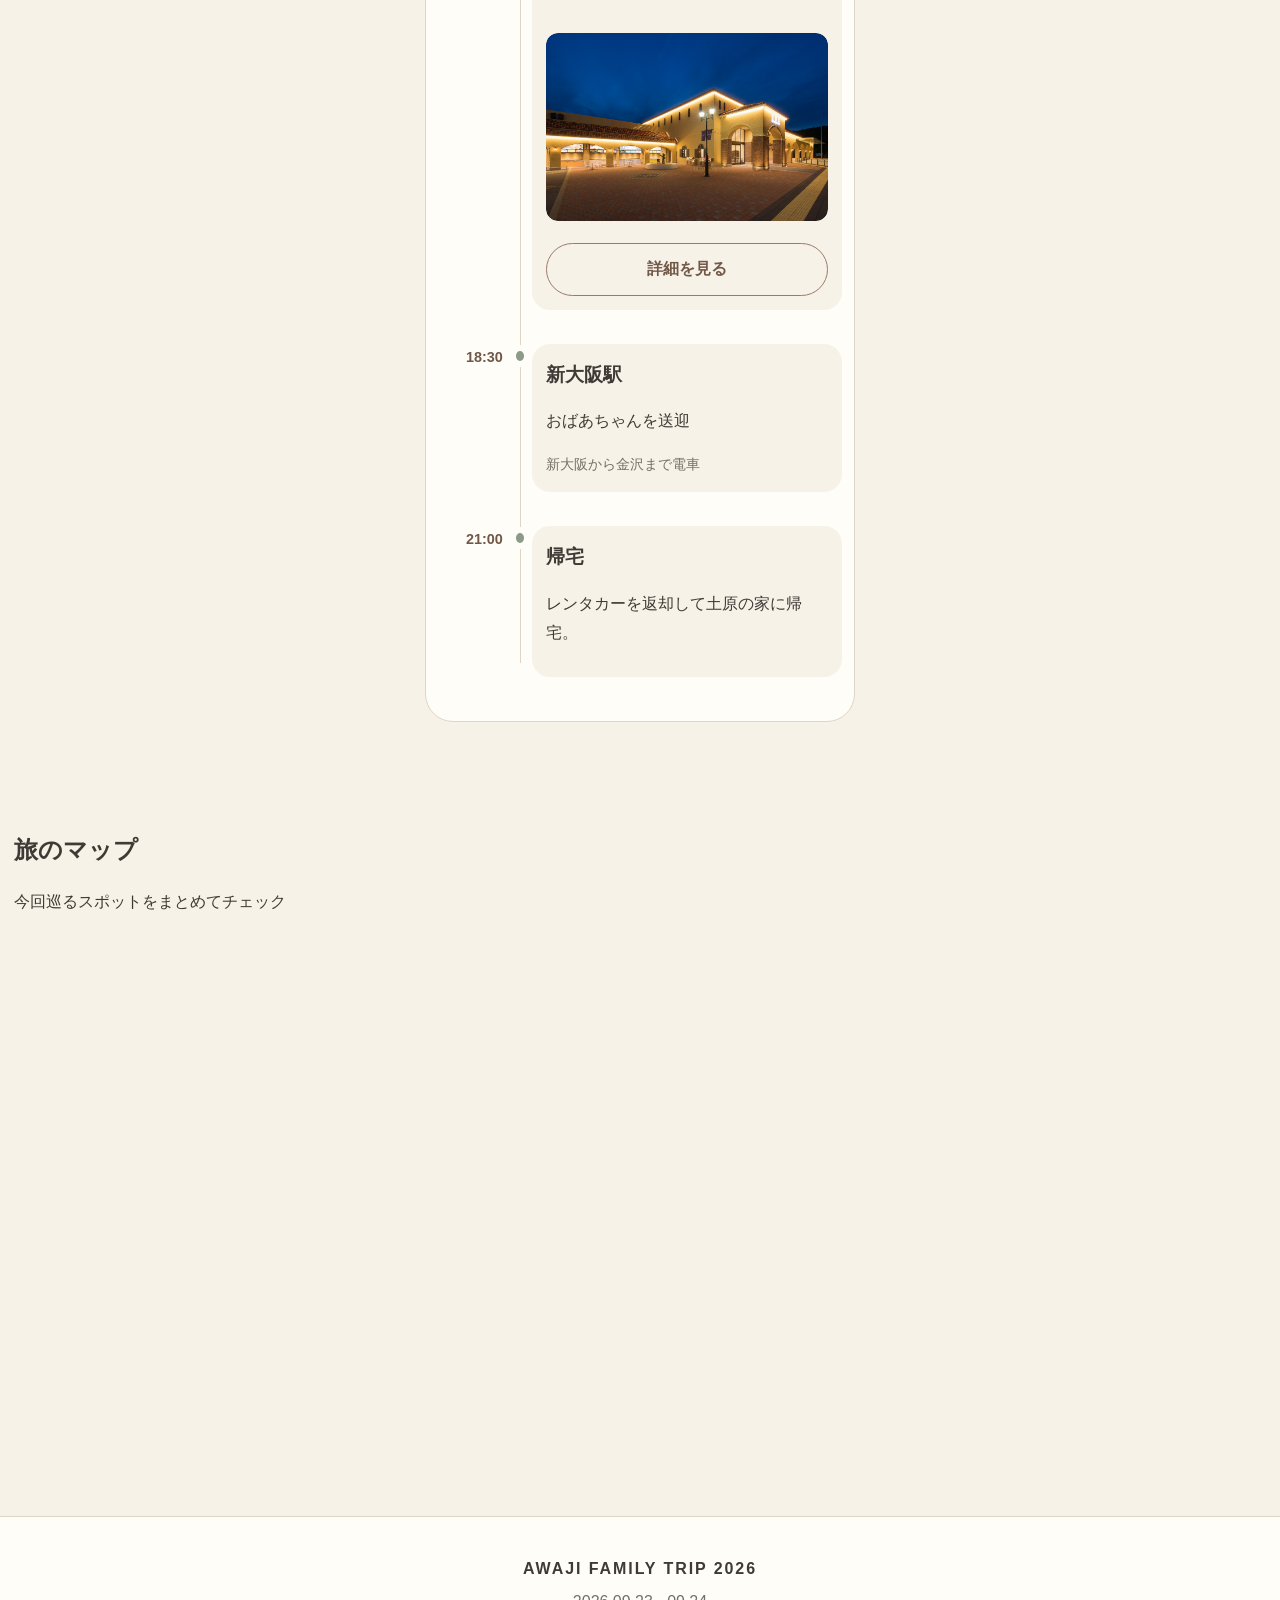
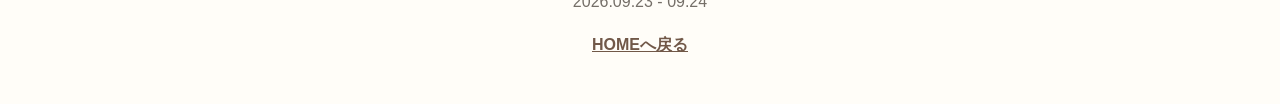
<file: schedule.html>
<!doctype html>
<html lang="ja">

<head>
  <meta charset="utf-8">
  <meta name="viewport" content="width=device-width, initial-scale=1">
  <meta name="description" content="淡路荘へ出かける家族旅行の情報共有サイトです。">
  <title>旅のしおり | AWAJI FAMILY TRIP 2026</title>
  <link rel="stylesheet" href="css/style.css">
</head>

<body>

  <header class="site-header">
    <div class="header-inner">
      <a class="brand" href="index.html" aria-label="HOMEへ戻る">
        <span class="brand-mark">
          <img src="images/common/mikecat-icon.png" alt="三毛猫のアイコン">
        </span>
        <span>AWAJI FAMILY TRIP</span>
      </a>

      <nav class="desktop-nav" aria-label="メインナビゲーション">
        <a href="index.html">HOME</a>
        <a href="schedule.html" aria-current="page">旅のしおり</a>
        <a href="sightseeing.html">観光地</a>
        <a href="quiz.html">観光地クイズ</a>
        <a href="hotel.html">宿泊施設</a>
        <a href="belongings.html">持ち物</a>
        <a href="members.html">参加メンバー</a>
        <a href="gallery.html">思い出写真</a>
      </nav>

      <button class="menu-toggle" type="button" aria-expanded="false" aria-controls="mobile-menu"
        aria-label="メニューを開く">☰</button>
    </div>
  </header>

  <div class="mobile-menu" id="mobile-menu" aria-label="スマートフォンメニュー">
    <div class="mobile-menu-panel">
      <nav>
        <a href="index.html">HOME</a>
        <a href="schedule.html" aria-current="page">旅のしおり</a>
        <a href="sightseeing.html">観光地</a>
        <a href="quiz.html">観光地クイズ</a>
        <a href="hotel.html">宿泊施設</a>
        <a href="belongings.html">持ち物</a>
        <a href="members.html">参加メンバー</a>
        <a href="gallery.html">思い出写真</a>
      </nav>
    </div>
  </div>

  <main>
    <div class="container">
      <section class="page-hero">
        <span class="eyebrow">SCHEDULE</span>
        <h1 class="page-title">旅のしおり</h1>
        <p class="page-lead">集合・出発・移動・観光・食事まで、旅行のおおまかな流れが把握しやすいタイムラインです。</p>
      </section>

      <section class="section">
        <div class="timeline-days">

          <!-- 1日目 -->
          <article class="day-block">
            <h2 class="day-title">1日目｜9月23日（水）</h2>

            <div class="timeline">
              <div class="timeline-item">
                <div class="timeline-time">09:00</div>
                <div class="timeline-dot-wrap"><span class="timeline-dot"></span></div>
                <div class="timeline-card">
                  <h3>土原の家出発</h3>
                  <p>大真、陽輝、亮真、優月で出発</p>
                  <div class="timeline-meta">
                    <span>移動は5人乗りレンタカー</span>
                  </div>
                </div>
              </div>

              <div class="timeline-item">
                <div class="timeline-time">09:30</div>
                <div class="timeline-dot-wrap"><span class="timeline-dot"></span></div>
                <div class="timeline-card">
                  <h3>名古屋駅</h3>
                  <p>おばあちゃんと合流</p>
                  <div class="timeline-meta">
                    <span>太閤通口(新幹線改札側)ロータリーで待ち合わせ</span>
                  </div>
                </div>
              </div>

              <div class="timeline-item">
                <div class="timeline-time">12:00</div>
                <div class="timeline-dot-wrap"><span class="timeline-dot"></span></div>
                <div class="timeline-card">
                  <h3>明石海峡大橋</h3>
                  <p>橋を渡って淡路島へ到着</p>
                  <div class="timeline-meta">
                  </div>
                  <!-- <div class="button-row">
                    <a class="btn" href="hotel.html">宿の詳細を見る</a>
                  </div> -->
                  <div class="timeline-photo">
                    <img src="images/sightseeing/schedule-01.jpg" alt="観光スポットの写真">
                  </div>
                </div>
              </div>

              <div class="timeline-item">
                <div class="timeline-time">12:30</div>
                <div class="timeline-dot-wrap"><span class="timeline-dot"></span></div>
                <div class="timeline-card">
                  <h3>淡路ハイウェイオアシス</h3>
                  <p>昼食・休憩</p>
                  <div class="timeline-meta">
                  </div>
                  <div class="timeline-photo">
                    <img src="images/sightseeing/schedule-02.jpg" alt="観光スポットの写真">
                  </div>
                  <div class="button-row">
                    <a class="btn secondary" href="sightseeing.html#spot-01">詳細を見る</a>
                  </div>
                </div>
              </div>

              <div class="timeline-item">
                <div class="timeline-time">14:00</div>
                <div class="timeline-dot-wrap"><span class="timeline-dot"></span></div>
                <div class="timeline-card">
                  <h3>あわじ花さじき</h3>
                  <p>絶景スポット</p>
                  <div class="timeline-meta">
                  </div>
                  <div class="timeline-photo">
                    <img src="images/sightseeing/schedule-03.jpg" alt="観光スポットの写真">
                  </div>
                  <div class="button-row">
                    <a class="btn secondary" href="sightseeing.html#spot-02">詳細を見る</a>
                  </div>
                </div>
              </div>

              <div class="timeline-item">
                <div class="timeline-time">15:00</div>
                <div class="timeline-dot-wrap"><span class="timeline-dot"></span></div>
                <div class="timeline-card">
                  <h3>伊弉諾神宮</h3>
                  <p>日本最古級の神社</p>
                  <div class="timeline-meta">
                  </div>
                  <div class="timeline-photo">
                    <img src="images/sightseeing/schedule-04.jpg" alt="観光スポットの写真">
                  </div>
                  <div class="button-row">
                    <a class="btn secondary" href="sightseeing.html#spot-03">詳細を見る</a>
                  </div>
                </div>
              </div>

              <div class="timeline-item">
                <div class="timeline-time">16:00</div>
                <div class="timeline-dot-wrap"><span class="timeline-dot"></span></div>
                <div class="timeline-card">
                  <h3>淡路荘</h3>
                  <p>宿に到着・チェックイン</p>
                  <div class="timeline-meta">
                  </div>
                  <div class="timeline-photo">
                    <img src="images/sightseeing/schedule-05.jpg" alt="観光スポットの写真">
                  </div>
                  <div class="button-row">
                    <a class="btn" href="hotel.html">宿の詳細を見る</a>
                  </div>
                </div>
              </div>

              <div class="timeline-item">
                <div class="timeline-time">18:00</div>
                <div class="timeline-dot-wrap"><span class="timeline-dot"></span></div>
                <div class="timeline-card">
                  <h3>夕食</h3>
                  <p>18:00～20:30</p>
                  <div class="timeline-meta">
                  </div>
                  <div class="timeline-photo">
                    <img src="images/sightseeing/schedule-06.jpg" alt="観光スポットの写真">
                  </div>
                </div>
              </div>

            </div>
          </article>

          <!-- 2日目 -->
          <article class="day-block">
            <h2 class="day-title">2日目｜9月24日（木）</h2>

            <div class="timeline">
              <div class="timeline-item">
                <div class="timeline-time">06:00</div>
                <div class="timeline-dot-wrap"><span class="timeline-dot"></span></div>
                <div class="timeline-card">
                  <h3>西明石駅</h3>
                  <p>亮真は研究室の実地調査のため帰宅</p>
                  <div class="timeline-meta">
                    <span>宿から所要時間45分</span>
                    <span>陽輝が車で送迎</span>
                  </div>
                </div>
              </div>

              <div class="timeline-item">
                <div class="timeline-time">07:30</div>
                <div class="timeline-dot-wrap"><span class="timeline-dot"></span></div>
                <div class="timeline-card">
                  <h3>朝食</h3>
                  <p>07:30～9:00</p>
                  <div class="timeline-meta">
                  </div>
                  <div class="timeline-photo">
                    <img src="images/sightseeing/schedule-07.jpg" alt="観光スポットの写真">
                  </div>
                </div>
              </div>

              <div class="timeline-item">
                <div class="timeline-time">10:00</div>
                <div class="timeline-dot-wrap"><span class="timeline-dot"></span></div>
                <div class="timeline-card">
                  <h3>チェックアウト</h3>
                  <p>2日目の観光へ</p>
                  <div class="timeline-meta">
                  </div>
                </div>
              </div>

              <div class="timeline-item">
                <div class="timeline-time">11:00</div>
                <div class="timeline-dot-wrap"><span class="timeline-dot"></span></div>
                <div class="timeline-card">
                  <h3>うずの丘 大鳴門橋記念館</h3>
                  <p>人気スポット</p>
                  <div class="timeline-meta">
                    <span>昼食やお土産</span>
                  </div>
                  <div class="timeline-photo">
                    <img src="images/sightseeing/schedule-08.jpg" alt="観光スポットの写真">
                  </div>
                  <div class="button-row">
                    <a class="btn secondary" href="sightseeing.html#spot-04">詳細を見る</a>
                  </div>
                </div>
              </div>

              <div class="timeline-item">
                <div class="timeline-time">17:00</div>
                <div class="timeline-dot-wrap"><span class="timeline-dot"></span></div>
                <div class="timeline-card">
                  <h3>宝塚北SA</h3>
                  <p>帰りの休憩と夕食</p>
                  <div class="timeline-meta">
                  </div>
                  <div class="timeline-photo">
                    <img src="images/sightseeing/schedule-09.jpg" alt="観光スポットの写真">
                  </div>
                  <div class="button-row">
                    <a class="btn secondary" href="sightseeing.html#spot-05">詳細を見る</a>
                  </div>
                </div>
              </div>

              <div class="timeline-item">
                <div class="timeline-time">18:30</div>
                <div class="timeline-dot-wrap"><span class="timeline-dot"></span></div>
                <div class="timeline-card">
                  <h3>新大阪駅</h3>
                  <p>おばあちゃんを送迎</p>
                  <div class="timeline-meta">
                    <span>新大阪から金沢まで電車</span>
                  </div>
                </div>
              </div>

              <div class="timeline-item">
                <div class="timeline-time">21:00</div>
                <div class="timeline-dot-wrap"><span class="timeline-dot"></span></div>
                <div class="timeline-card">
                  <h3>帰宅</h3>
                  <p>レンタカーを返却して土原の家に帰宅。</p>
                  <div class="timeline-meta">
                  </div>
                </div>
              </div>

            </div>
          </article>

        </div>
      </section>
    </div>
  </main>

  <section class="trip-map-section">
    <h2>旅のマップ</h2>
    <p>今回巡るスポットをまとめてチェック</p>

    <div class="trip-map">
      <iframe src="https://www.google.com/maps/d/u/0/embed?mid=1GVkacl-8-BxS7NT1esmcrS21w1qPvjA&ehbc=2E312F&noprof=1"
        width="100%" height="500" style="border:0;" loading="lazy">
      </iframe>
    </div>
  </section>

  <footer class="site-footer">
    <div class="container">
      <div class="footer-title">AWAJI FAMILY TRIP 2026</div>
      <div class="footer-date">2026.09.23 - 09.24</div>
      <a class="footer-home" href="index.html">HOMEへ戻る</a>
    </div>
  </footer>

  <script src="js/main.js"></script>
</body>

</html>
</file>
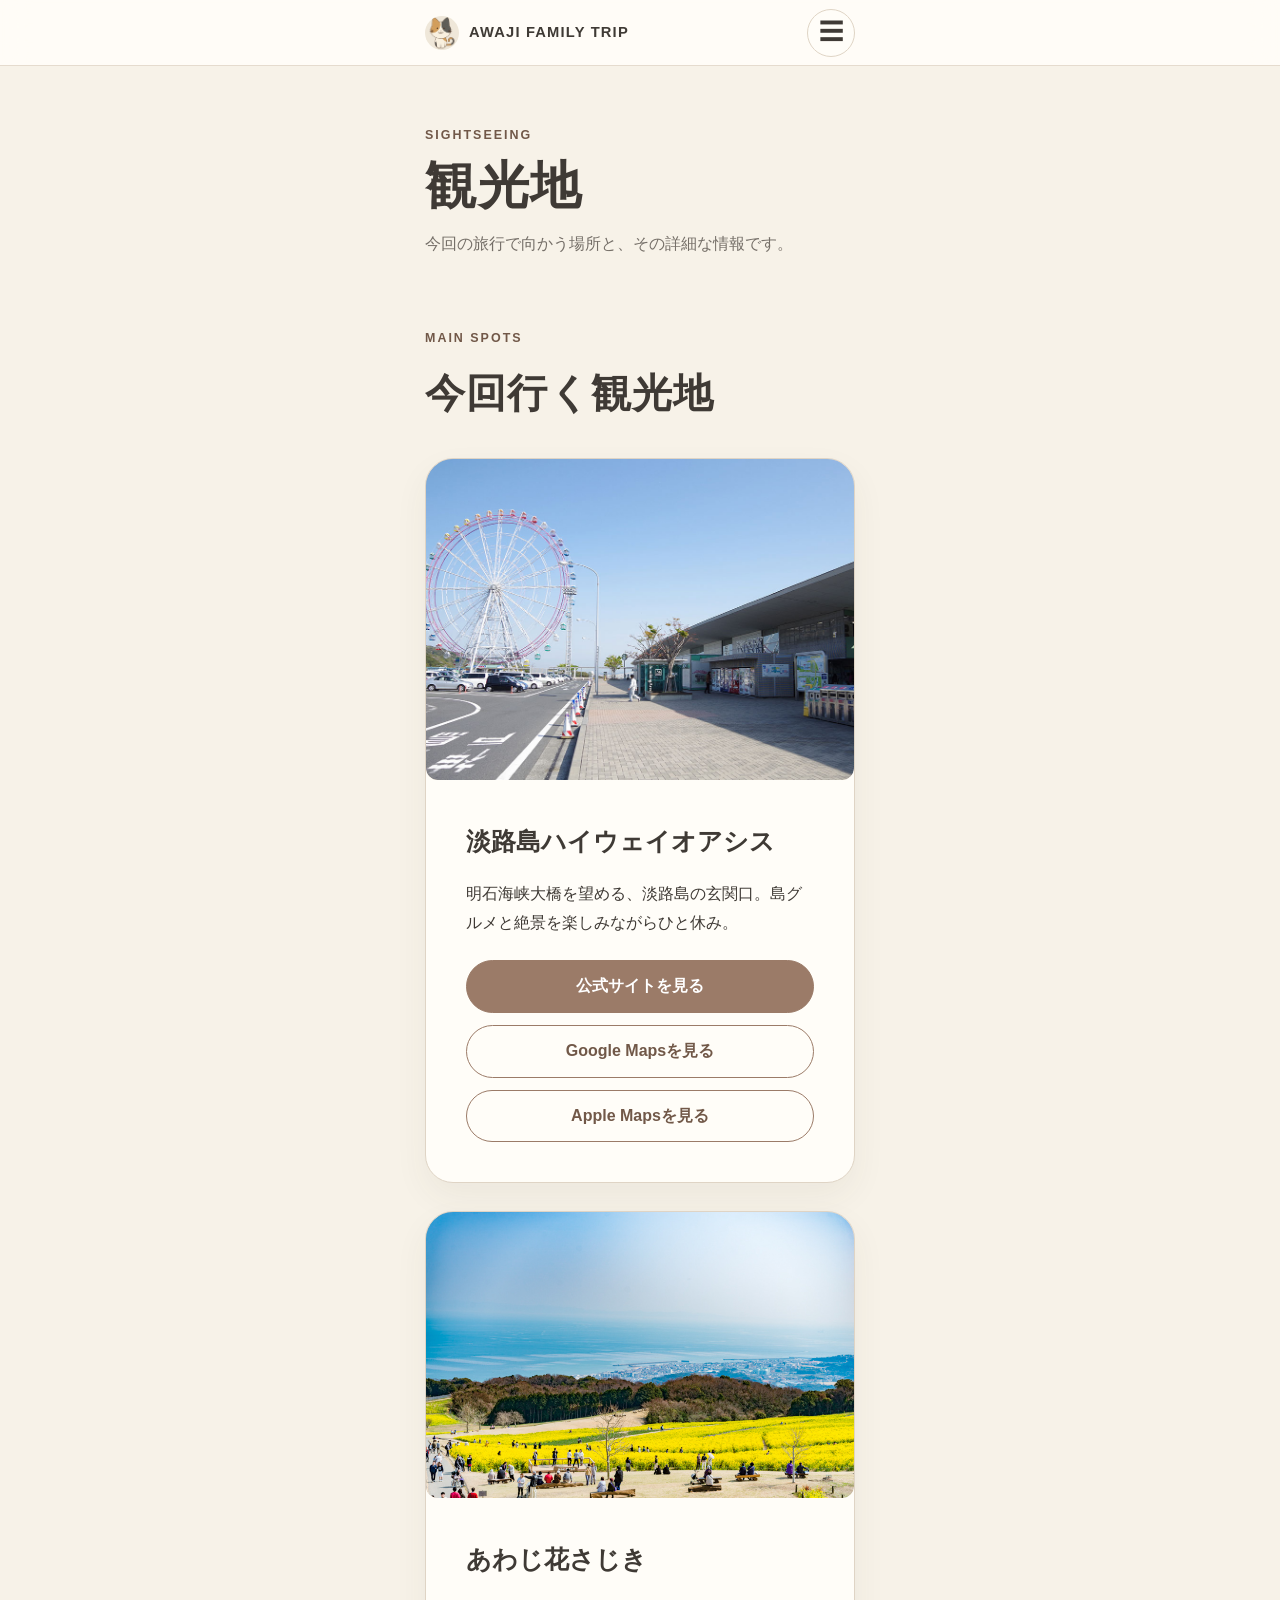
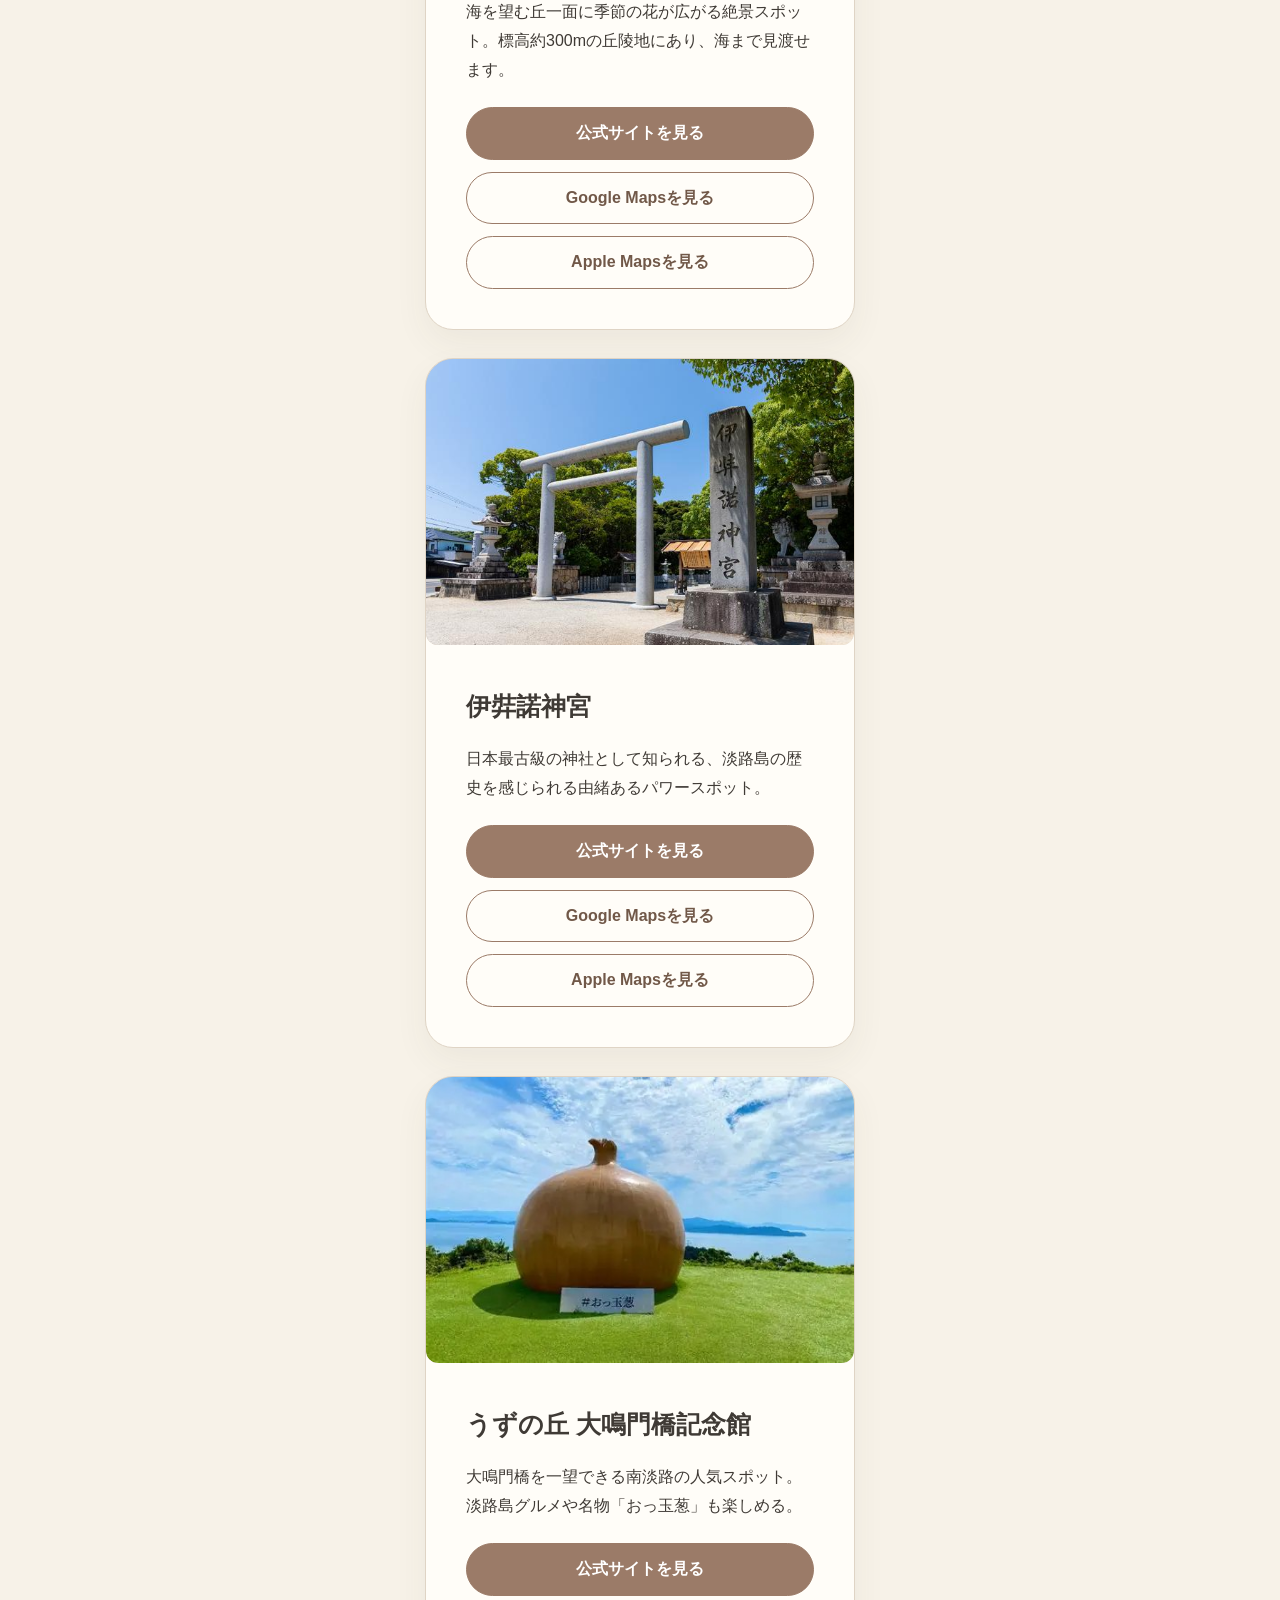
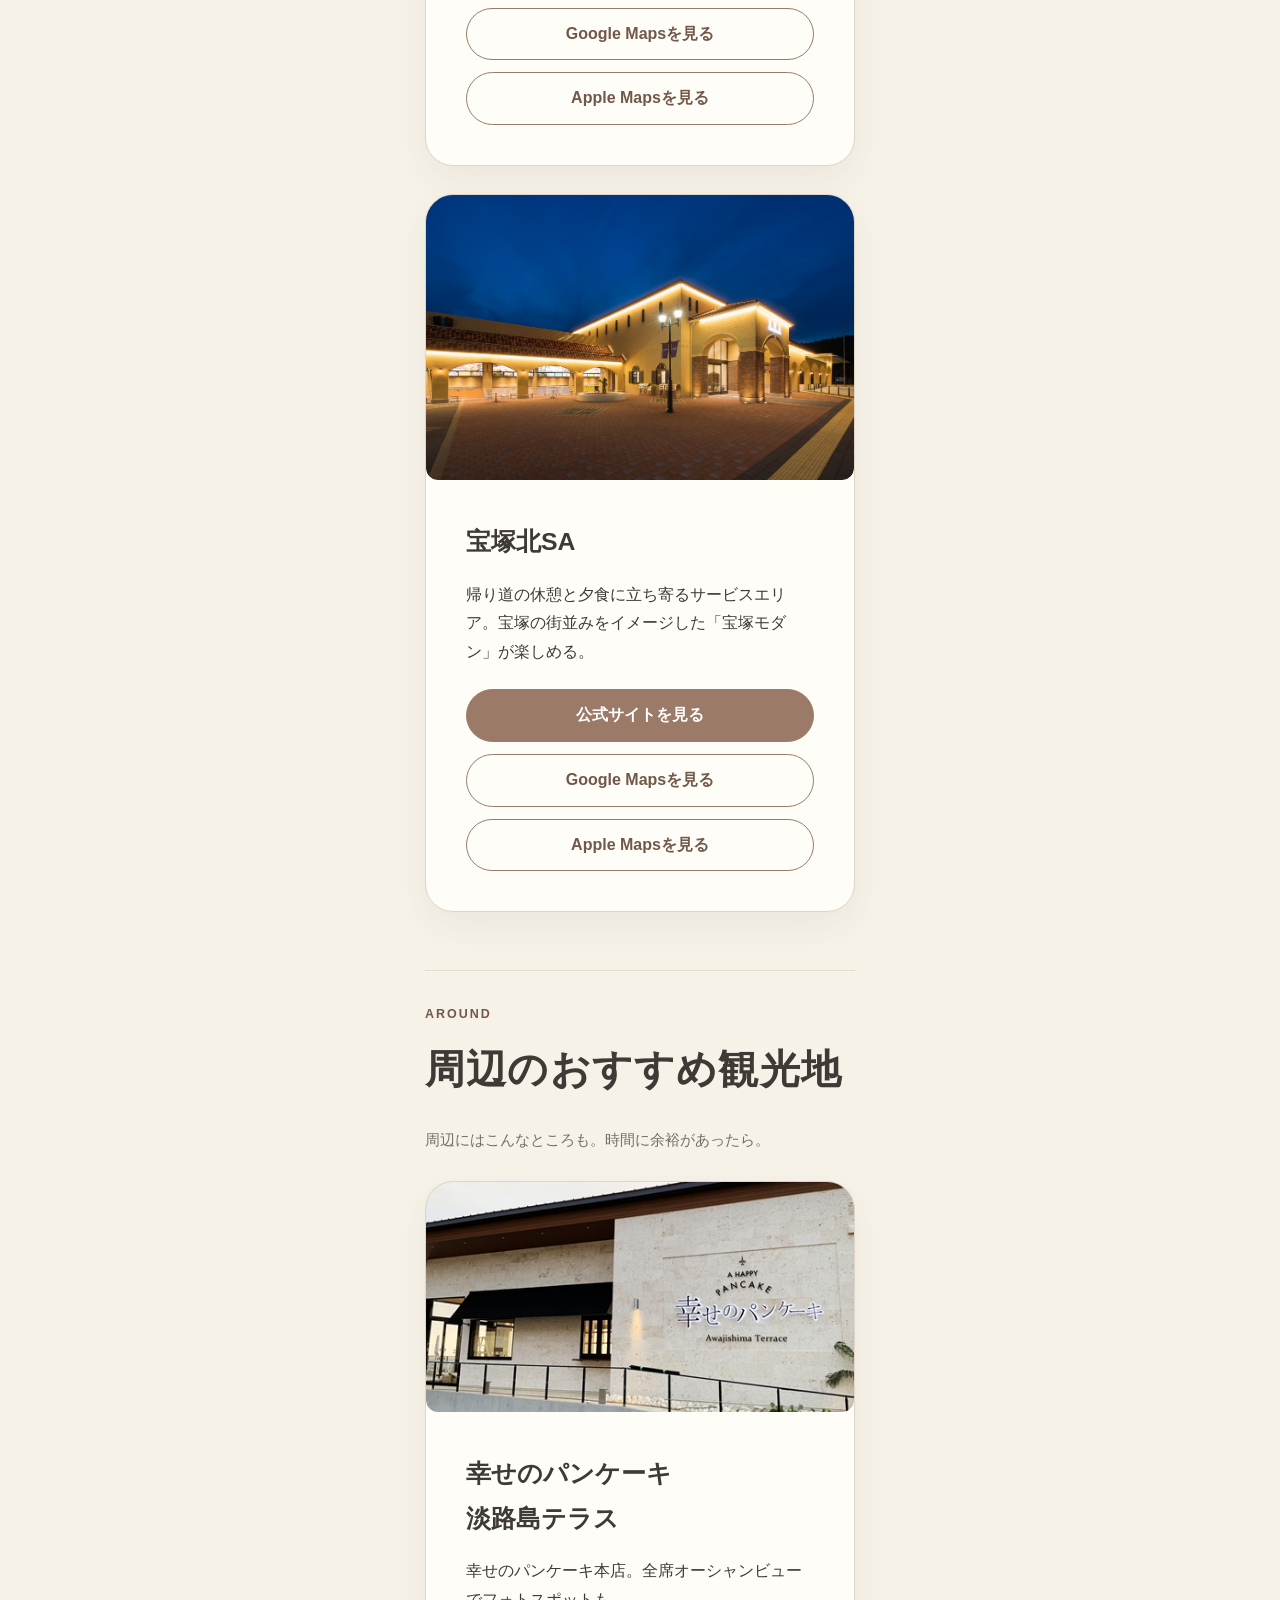
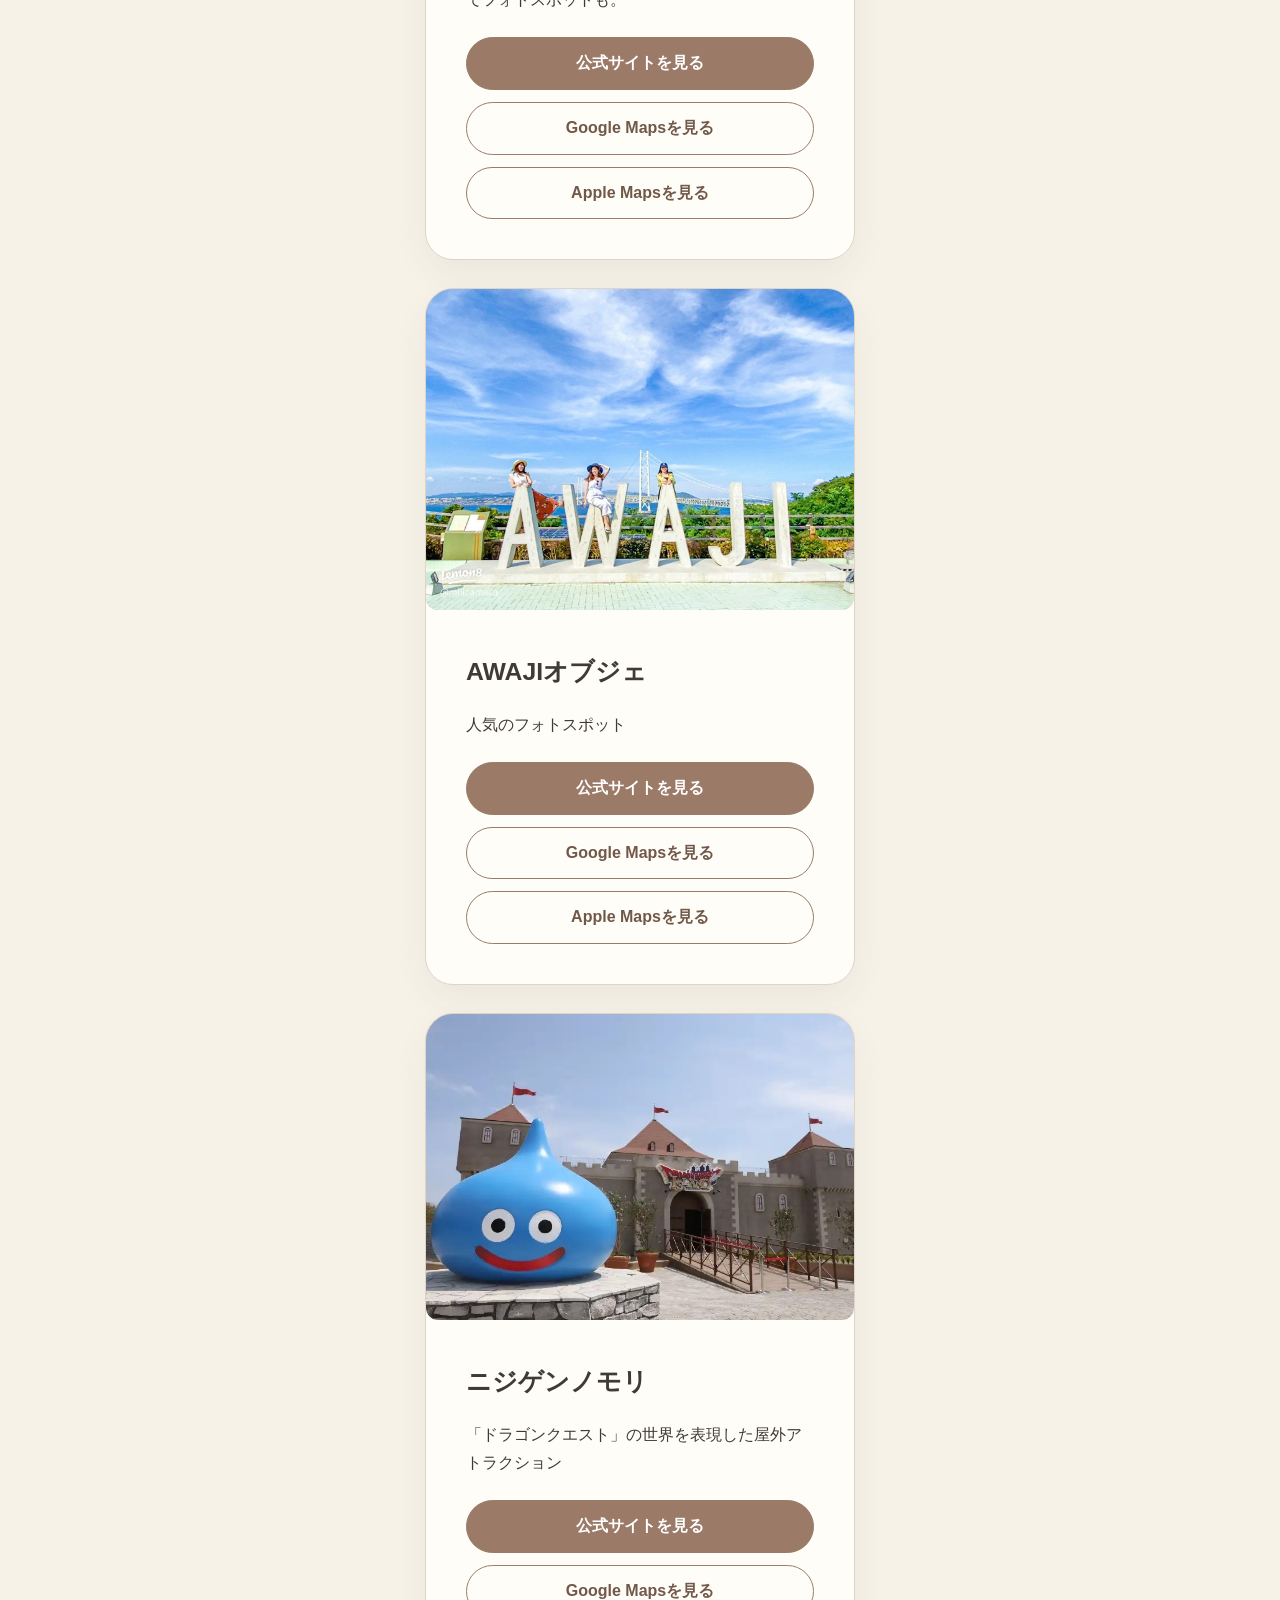
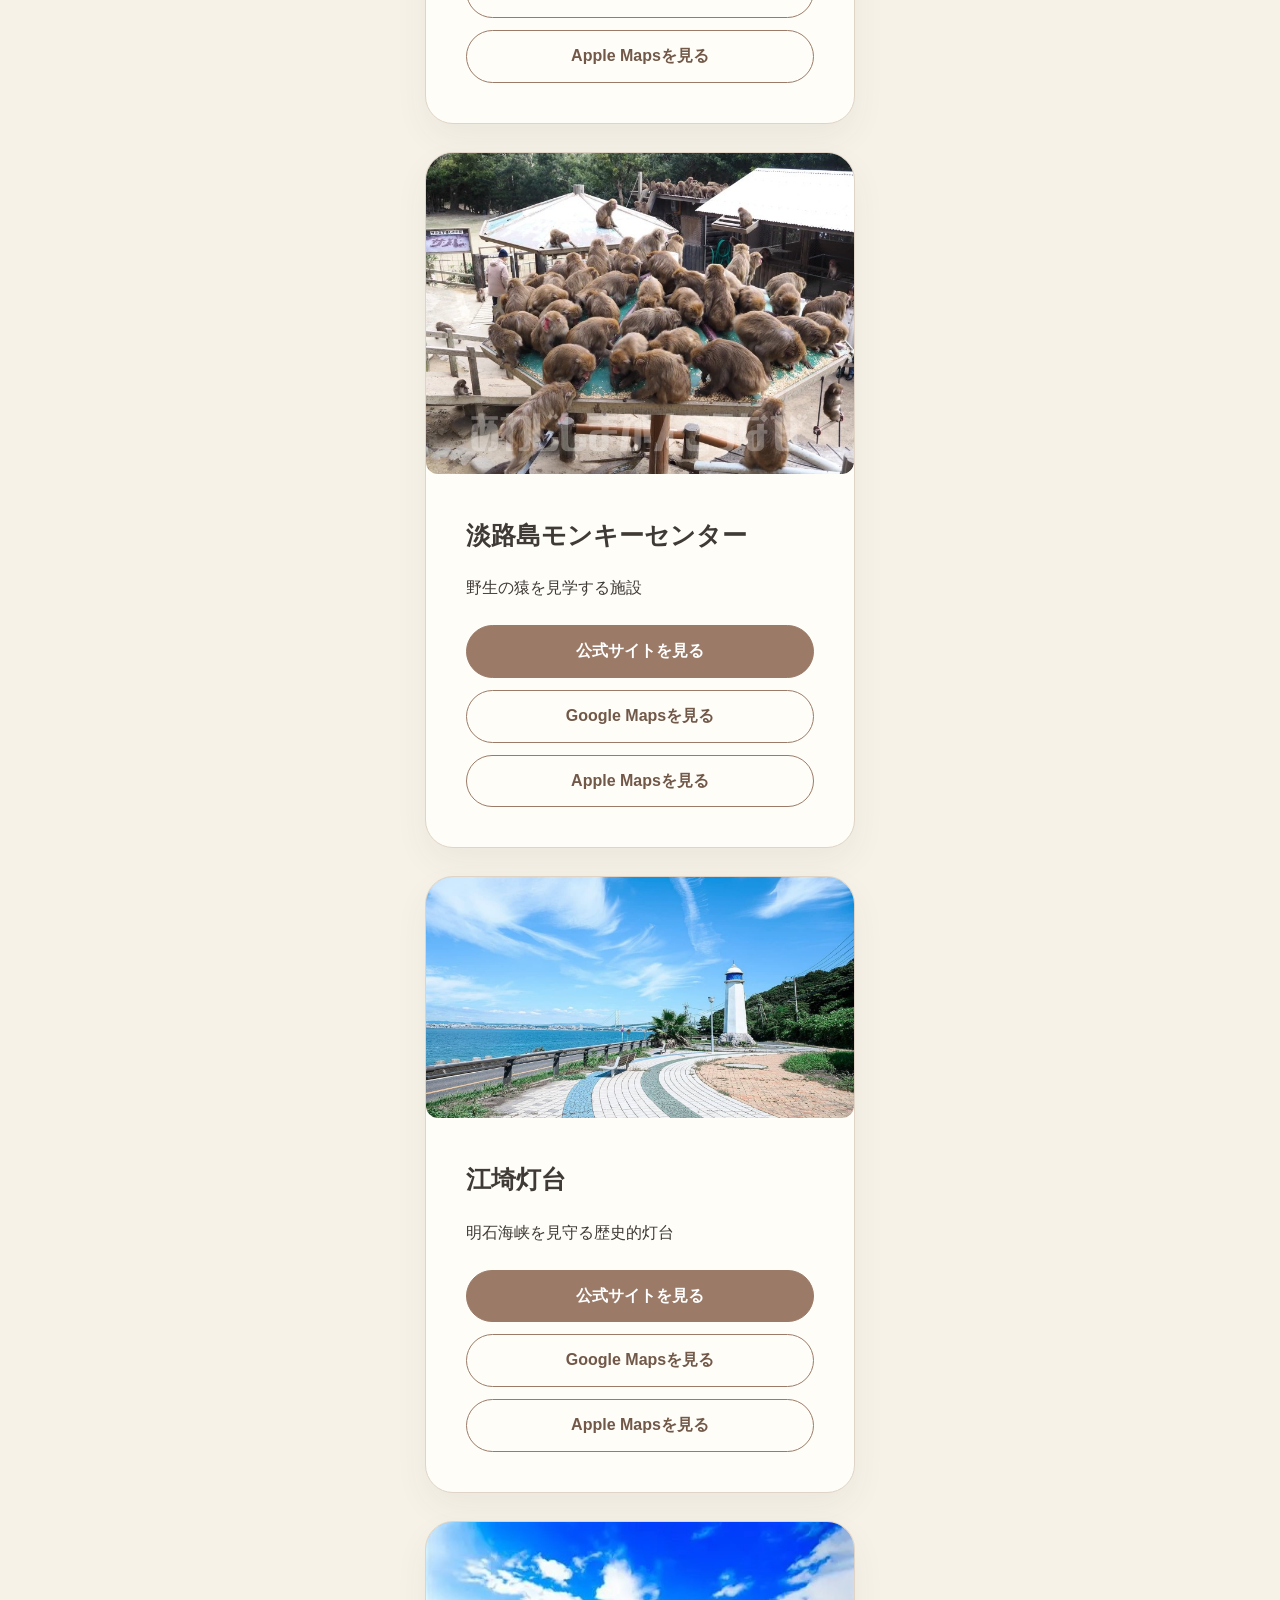
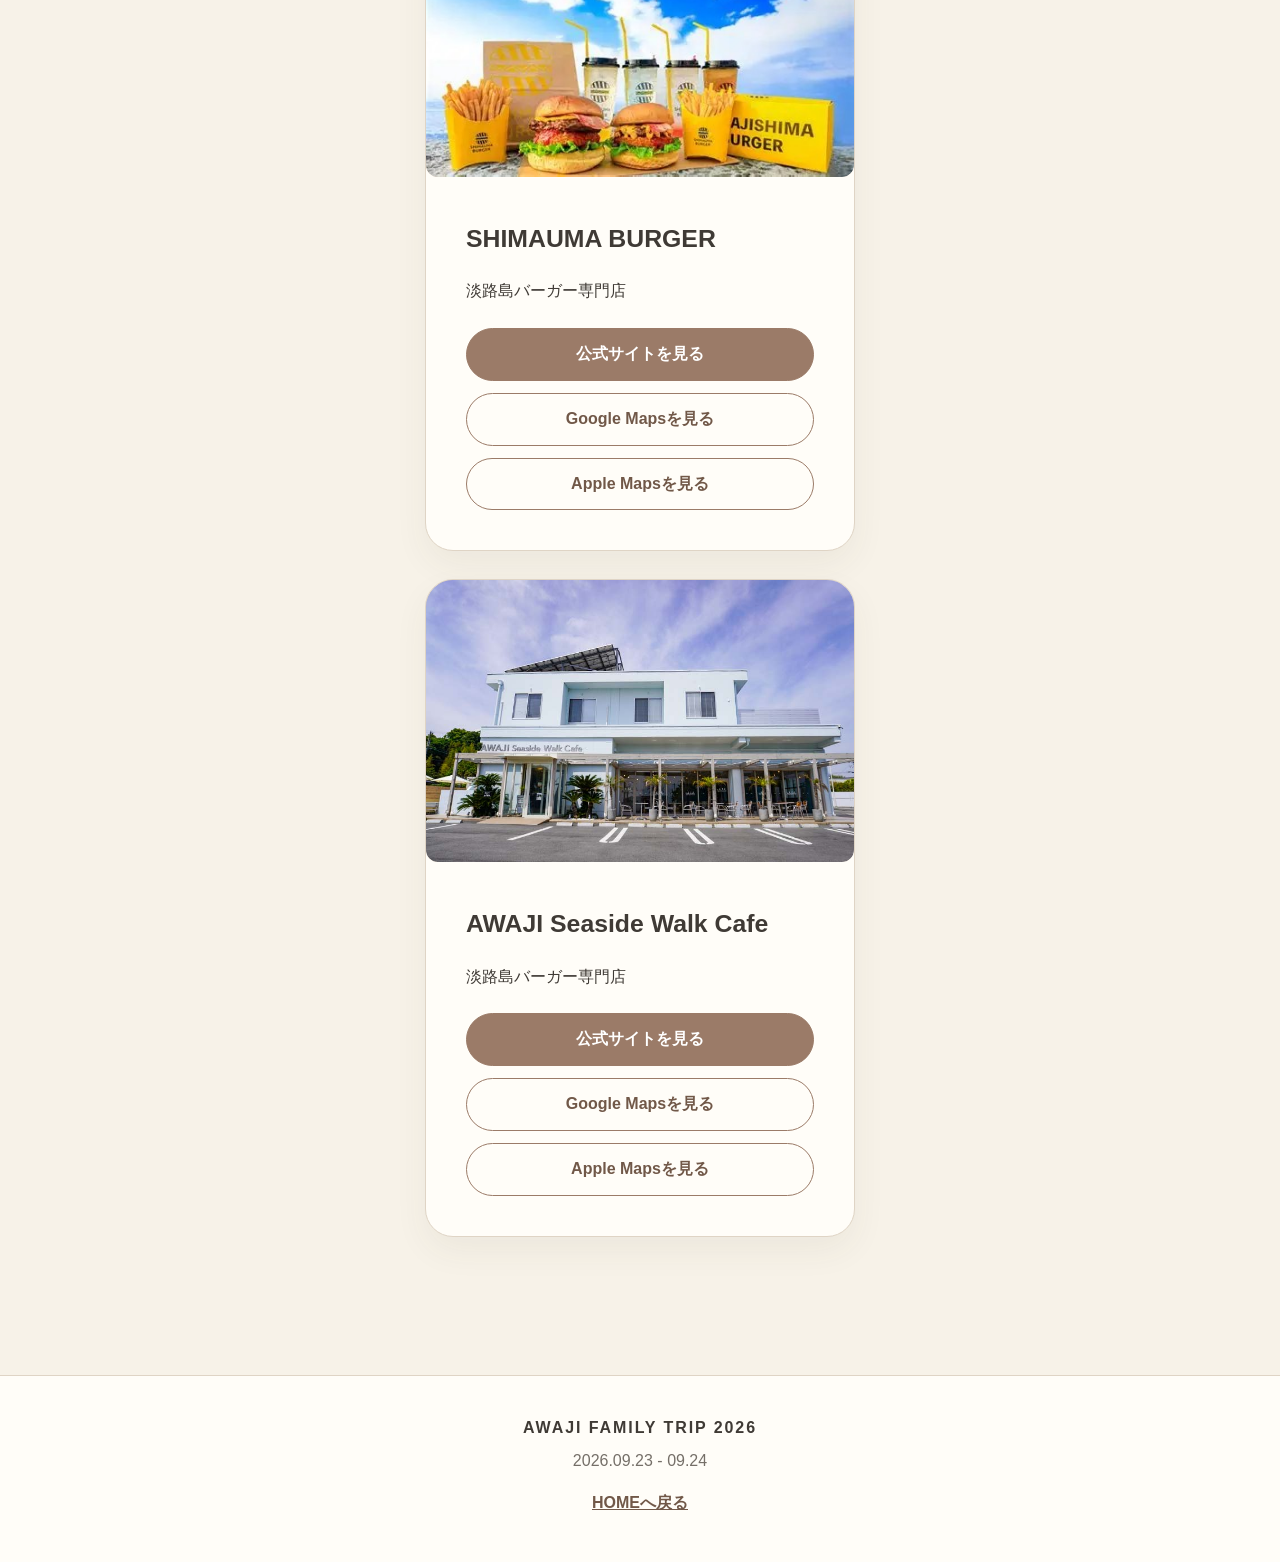
<file: sightseeing.html>
<!doctype html>
<html lang="ja">

<head>
  <meta charset="utf-8">
  <meta name="viewport" content="width=device-width, initial-scale=1">
  <meta name="description" content="淡路荘へ出かける家族旅行の情報共有サイトです。">
  <title>観光地 | AWAJI FAMILY TRIP 2026</title>
  <link rel="stylesheet" href="css/style.css">
</head>

<body>

  <header class="site-header">
    <div class="header-inner">
      <a class="brand" href="index.html" aria-label="HOMEへ戻る">
        <span class="brand-mark">
          <img src="images/common/mikecat-icon.png" alt="三毛猫のアイコン">
        </span>
        <span>AWAJI FAMILY TRIP</span>
      </a>

      <nav class="desktop-nav" aria-label="メインナビゲーション">
        <a href="index.html">HOME</a>
        <a href="schedule.html">旅のしおり</a>
        <a href="sightseeing.html" aria-current="page">観光地</a>
        <a href="quiz.html">観光地クイズ</a>
        <a href="hotel.html">宿泊施設</a>
        <a href="belongings.html">持ち物</a>
        <a href="members.html">参加メンバー</a>
        <a href="gallery.html">思い出写真</a>
      </nav>

      <button class="menu-toggle" type="button" aria-expanded="false" aria-controls="mobile-menu"
        aria-label="メニューを開く">☰</button>
    </div>
  </header>

  <div class="mobile-menu" id="mobile-menu" aria-label="スマートフォンメニュー">
    <div class="mobile-menu-panel">
      <nav>
        <a href="index.html">HOME</a>
        <a href="schedule.html">旅のしおり</a>
        <a href="sightseeing.html" aria-current="page">観光地</a>
        <a href="quiz.html">観光地クイズ</a>
        <a href="hotel.html">宿泊施設</a>
        <a href="belongings.html">持ち物</a>
        <a href="members.html">参加メンバー</a>
        <a href="gallery.html">思い出写真</a>
      </nav>
    </div>
  </div>

  <main>
    <div class="container">
      <section class="page-hero">
        <span class="eyebrow">SIGHTSEEING</span>
        <h1 class="page-title">観光地</h1>
        <p class="page-lead">今回の旅行で向かう場所と、その詳細な情報です。</p>
      </section>

      <section class="section">
        <div class="section-heading">
          <div>
            <span class="eyebrow">MAIN SPOTS</span>
            <h2 class="section-title">今回行く観光地</h2>
          </div>
        </div>

        <div class="place-list">
          <article class="place-card" id="spot-01">
            <div class="media-frame">
              <img src="images/sightseeing/sightseeing-main-01.jpg" alt="観光地名 01の写真">
            </div>

            <div class="place-body">
              <h3>淡路島ハイウェイオアシス</h3>
              <p>明石海峡大橋を望める、淡路島の玄関口。島グルメと絶景を楽しみながらひと休み。</p>

              <div class="button-row">
                <a class="btn" href="https://www.awajishimahighwayoasis.com" target="_blank"
                  rel="noopener noreferrer">公式サイトを見る
                </a>

                <a class="btn secondary" href="https://maps.app.goo.gl/pSSsR1kxVEue5GsWA" target="_blank"
                  rel="noopener noreferrer">Google Mapsを見る
                </a>

                <a class="btn secondary" href="https://maps.apple/p/YwmLw4eg58w0MH" target="_blank"
                  rel="noopener noreferrer">Apple Mapsを見る
                </a>

              </div>
            </div>
          </article>

          <article class="place-card" id="spot-02">
            <div class="media-frame">
              <img src="images/sightseeing/sightseeing-main-02.jpg" alt="観光地名 02の写真">
            </div>

            <div class="place-body">
              <h3>あわじ花さじき</h3>
              <p>海を望む丘一面に季節の花が広がる絶景スポット。標高約300mの丘陵地にあり、海まで見渡せます。</p>

              <div class="button-row">
                <a class="btn" href="https://awajihanasajiki.jp" target="_blank" rel="noopener noreferrer">公式サイトを見る
                </a>

                <a class="btn secondary" href="https://maps.app.goo.gl/pffADrmDHgtn9su5A" target="_blank"
                  rel="noopener noreferrer">Google Mapsを見る
                </a>

                <a class="btn secondary" href="https://maps.apple/p/eaev8GTprCvwoo" target="_blank"
                  rel="noopener noreferrer">Apple Mapsを見る
                </a>

              </div>
            </div>
          </article>

          <article class="place-card" id="spot-03">
            <div class="media-frame">
              <img src="images/sightseeing/sightseeing-main-03.jpg" alt="観光地名 03の写真">
            </div>

            <div class="place-body">
              <h3>伊弉諾神宮</h3>
              <p>日本最古級の神社として知られる、淡路島の歴史を感じられる由緒あるパワースポット。</p>

              <div class="button-row">
                <a class="btn" href="https://awajikanko.com/izanagijingu" target="_blank"
                  rel="noopener noreferrer">公式サイトを見る
                </a>

                <a class="btn secondary" href="https://maps.app.goo.gl/naSLLPNPxLPvR6hG6" target="_blank"
                  rel="noopener noreferrer">Google Mapsを見る
                </a>

                <a class="btn secondary" href="https://maps.apple/p/aW_Y~q9rNjNf9n" target="_blank"
                  rel="noopener noreferrer">Apple Mapsを見る
                </a>

              </div>
            </div>
          </article>

          <article class="place-card" id="spot-04">
            <div class="media-frame">
              <img src="images/sightseeing/sightseeing-main-04.jpg" alt="観光地名 04の写真">
            </div>

            <div class="place-body">
              <h3>うずの丘 大鳴門橋記念館</h3>
              <p>大鳴門橋を一望できる南淡路の人気スポット。淡路島グルメや名物「おっ玉葱」も楽しめる。</p>

              <div class="button-row">
                <a class="btn" href="https://kinen.uzunokuni.com" target="_blank" rel="noopener noreferrer">公式サイトを見る
                </a>

                <a class="btn secondary" href="https://maps.app.goo.gl/zWCaXmr8ysBbqgUF7" target="_blank"
                  rel="noopener noreferrer">Google Mapsを見る
                </a>

                <a class="btn secondary" href="https://maps.apple/p/KuDLfIPEPvkw-H" target="_blank"
                  rel="noopener noreferrer">Apple Mapsを見る
                </a>

              </div>
            </div>
          </article>

          <article class="place-card" id="spot-05">
            <div class="media-frame">
              <img src="images/sightseeing/sightseeing-main-05.jpg" alt="観光地名 05の写真">
            </div>

            <div class="place-body">
              <h3>宝塚北SA</h3>
              <p>帰り道の休憩と夕食に立ち寄るサービスエリア。宝塚の街並みをイメージした「宝塚モダン」が楽しめる。</p>

              <div class="button-row">
                <a class="btn" href="https://www.takarazukakita-sa.jp" target="_blank"
                  rel="noopener noreferrer">公式サイトを見る
                </a>

                <a class="btn secondary" href="https://maps.app.goo.gl/uLY3xg2QqPkFY5ac8" target="_blank"
                  rel="noopener noreferrer">Google Mapsを見る
                </a>

                <a class="btn secondary" href="https://maps.apple/p/WD__BiJbb9~rF3" target="_blank"
                  rel="noopener noreferrer">Apple Mapsを見る
                </a>

              </div>
            </div>
          </article>
        </div>
      </section>

      <section class="section">

        <div class="section-heading">
          <div>
            <span class="eyebrow">AROUND</span>
            <h2 class="section-title">周辺のおすすめ観光地</h2>
          </div>
          <div class="section-note">周辺にはこんなところも。時間に余裕があったら。</div>
        </div>

        <div class="place-list">
          <article class="place-card">
            <div class="media-frame">
              <img src="images/sightseeing/sightseeing-recommend-01.jpg" alt="おすすめ観光地 01の写真">
            </div>

            <div class="place-body">
              <h3>幸せのパンケーキ<br>淡路島テラス</h3>
              <p>幸せのパンケーキ本店。全席オーシャンビューでフォトスポットも。</p>

              <div class="button-row">
                <a class="btn" href="https://magia.tokyo/awaji/#cafe_and_restaurant" target="_blank"
                  rel="noopener noreferrer">公式サイトを見る
                </a>

                <a class="btn secondary" href="https://maps.app.goo.gl/nn3roQshCfjUHi2G8" target="_blank"
                  rel="noopener noreferrer">Google Mapsを見る
                </a>

                <a class="btn secondary" href="https://maps.apple/p/.NCF_rA54MMmkz" target="_blank"
                  rel="noopener noreferrer">Apple Mapsを見る
                </a>

              </div>
            </div>
          </article>

          <article class="place-card">
            <div class="media-frame">
              <img src="images/sightseeing/sightseeing-recommend-02.jpg" alt="おすすめ観光地 02の写真">
            </div>

            <div class="place-body">
              <h3>AWAJIオブジェ</h3>
              <p>人気のフォトスポット</p>

              <div class="button-row">
                <a class="btn" href="https://pota-bike.jp/awaji-object-at-beachaiga" target="_blank"
                  rel="noopener noreferrer">公式サイトを見る
                </a>

                <a class="btn secondary" href="https://maps.app.goo.gl/gyEzmXPBSgQ5Rr9a9" target="_blank"
                  rel="noopener noreferrer">Google Mapsを見る
                </a>

                <a class="btn secondary" href="https://maps.apple/p/efcd-WICTZvnJI" target="_blank"
                  rel="noopener noreferrer">Apple Mapsを見る
                </a>

              </div>
            </div>
          </article>

          <article class="place-card">
            <div class="media-frame">
              <img src="images/sightseeing/sightseeing-recommend-03.jpg" alt="おすすめ観光地 03の写真">
            </div>

            <div class="place-body">
              <h3>ニジゲンノモリ</h3>
              <p>「ドラゴンクエスト」の世界を表現した屋外アトラクション</p>

              <div class="button-row">
                <a class="btn" href="https://nijigennomori.com/" target="_blank" rel="noopener noreferrer">公式サイトを見る
                </a>

                <a class="btn secondary" href="https://maps.app.goo.gl/9vBTKW5dQdUeCJMc9" target="_blank"
                  rel="noopener noreferrer">Google Mapsを見る
                </a>

                <a class="btn secondary" href="https://maps.apple/p/goFQYs8qAQh3ej" target="_blank"
                  rel="noopener noreferrer">Apple Mapsを見る
                </a>

              </div>
            </div>
          </article>

          <article class="place-card">
            <div class="media-frame">
              <img src="images/sightseeing/sightseeing-recommend-04.jpg" alt="おすすめ観光地 04の写真">
            </div>

            <div class="place-body">
              <h3>淡路島モンキーセンター</h3>
              <p>野生の猿を見学する施設</p>

              <div class="button-row">
                <a class="btn" href="https://monkey-center.jp/" target="_blank" rel="noopener noreferrer">公式サイトを見る
                </a>

                <a class="btn secondary" href="https://maps.app.goo.gl/3mNWBNjD2J433x8q7" target="_blank"
                  rel="noopener noreferrer">Google Mapsを見る
                </a>

                <a class="btn secondary" href="https://maps.apple/p/J1.kPMJEgDsQYg" target="_blank"
                  rel="noopener noreferrer">Apple Mapsを見る
                </a>

              </div>
            </div>
          </article>

          <article class="place-card">
            <div class="media-frame">
              <img src="images/sightseeing/sightseeing-recommend-05.jpg" alt="おすすめ観光地 05の写真">
            </div>

            <div class="place-body">
              <h3>江埼灯台</h3>
              <p>明石海峡を見守る歴史的灯台</p>

              <div class="button-row">
                <a class="btn" href="https://awajikanko.com/esaki_lighthouse/" target="_blank"
                  rel="noopener noreferrer">公式サイトを見る
                </a>

                <a class="btn secondary" href="https://maps.app.goo.gl/jEYSubTtr1n6nGXMA" target="_blank"
                  rel="noopener noreferrer">Google Mapsを見る
                </a>

                <a class="btn secondary" href="https://maps.apple/p/infTDvjDzwmjUy" target="_blank"
                  rel="noopener noreferrer">Apple Mapsを見る
                </a>

              </div>
            </div>
          </article>

          <article class="place-card">
            <div class="media-frame">
              <img src="images/sightseeing/sightseeing-recommend-06.jpg" alt="おすすめ観光地 06の写真">
            </div>

            <div class="place-body">
              <h3>SHIMAUMA BURGER</h3>
              <p>淡路島バーガー専門店</p>

              <div class="button-row">
                <a class="btn" href="https://www.awajishimaburger.com/" target="_blank"
                  rel="noopener noreferrer">公式サイトを見る
                </a>

                <a class="btn secondary" href="https://maps.app.goo.gl/VWcz94kzQx6NbzdP8" target="_blank"
                  rel="noopener noreferrer">Google Mapsを見る
                </a>

                <a class="btn secondary" href="https://maps.apple/p/1ibdL6~q~giyYp" target="_blank"
                  rel="noopener noreferrer">Apple Mapsを見る
                </a>

              </div>
            </div>
          </article>

          <article class="place-card">
            <div class="media-frame">
              <img src="images/sightseeing/sightseeing-recommend-07.jpg" alt="おすすめ観光地 07の写真">
            </div>

            <div class="place-body">
              <h3>AWAJI Seaside Walk Cafe</h3>
              <p>淡路島バーガー専門店</p>

              <div class="button-row">
                <a class="btn" href="https://tanosu.com/cafe/139081/" target="_blank" rel="noopener noreferrer">公式サイトを見る
                </a>

                <a class="btn secondary" href="https://maps.app.goo.gl/9WXzduQNWPLaR6zS6" target="_blank"
                  rel="noopener noreferrer">Google Mapsを見る
                </a>

                <a class="btn secondary" href="https://maps.apple/p/LmfvU9aRPDERKi" target="_blank"
                  rel="noopener noreferrer">Apple Mapsを見る
                </a>

              </div>
            </div>
          </article>

        </div>
      </section>
    </div>
  </main>

  <footer class="site-footer">
    <div class="container">
      <div class="footer-title">AWAJI FAMILY TRIP 2026</div>
      <div class="footer-date">2026.09.23 - 09.24</div>
      <a class="footer-home" href="index.html">HOMEへ戻る</a>
    </div>
  </footer>

  <script src="js/main.js"></script>
</body>

</html>
</file>
<file: css/style.css>
:root {
  --bg: #f7f2e8;
  --surface: #fffdf8;
  --surface-2: #efe7d9;
  --text: #3f3a35;
  --muted: #756f68;
  --accent: #9b7b68;
  --accent-dark: #715848;
  --sage: #8c9a89;
  --border: #dfd4c5;
  --shadow: 0 18px 45px rgba(76, 62, 50, 0.10);
  --radius-lg: 28px;
  --radius-md: 18px;
  --radius-sm: 12px;
  --header-h: 66px;
  --mobile-content: 430px;
}

* { box-sizing: border-box; }

html { scroll-behavior: smooth; }

body {
  margin: 0;
  background: var(--bg);
  color: var(--text);
  font-family: "Hiragino Kaku Gothic ProN", "Yu Gothic", "YuGothic", "Noto Sans JP", sans-serif;
  line-height: 1.8;
  overflow-x: hidden;
}

body.menu-open { overflow: hidden; }

a { color: inherit; }

img {
  display: block;
  max-width: 100%;
}

button,
input,
textarea,
select {
  font: inherit;
}

/* PCでも中央にスマホ幅で表示 */
.container,
.header-inner {
  width: min(calc(100% - 28px), var(--mobile-content));
  margin-inline: auto;
}

.site-header {
  position: fixed;
  inset: 0 0 auto 0;
  z-index: 1000;
  height: var(--header-h);
  display: flex;
  align-items: center;
  background: rgba(255, 253, 248, 0.92);
  backdrop-filter: blur(14px);
  border-bottom: 1px solid rgba(223, 212, 197, 0.8);
}

.header-inner {
  display: flex;
  align-items: center;
  justify-content: space-between;
  gap: 16px;
}

.brand {
  display: inline-flex;
  align-items: center;
  gap: 10px;
  text-decoration: none;
  font-weight: 800;
  letter-spacing: .08em;
  white-space: nowrap;
  font-size: .92rem;
}

.brand-mark {
  width: 34px;
  aspect-ratio: 1;
  border-radius: 50%;
  display: grid;
  place-items: center;
  background: var(--surface-2);
  color: var(--accent-dark);
  font-family: "Yu Mincho", "Hiragino Mincho ProN", serif;
}

.brand-mark img {
  width: 100%;
  height: 100%;
  object-fit: cover;
  border-radius: 50%;
}

/* 常にスマホ用ナビ */
.desktop-nav {
  display: none;
}

.menu-toggle {
  display: grid;
  place-items: center;
  width: 48px;
  height: 48px;
  border: 1px solid var(--border);
  border-radius: 50%;
  background: var(--surface);
  color: var(--text);
  cursor: pointer;
  font-size: 1.55rem;
  line-height: 1;
  flex: 0 0 auto;
}

.mobile-menu {
  display: none;
  position: fixed;
  top: var(--header-h);
  bottom: 0;
  left: 50%;
  width: min(100%, var(--mobile-content));
  transform: translateX(-50%);
  z-index: 999;
  background: rgba(49, 43, 38, .28);
}

.mobile-menu-panel {
  margin-left: auto;
  width: min(88%, 360px);
  height: 100%;
  background: var(--surface);
  padding: 24px;
  box-shadow: -18px 0 40px rgba(0,0,0,.12);
}

.mobile-menu nav {
  display: grid;
  gap: 10px;
}

.mobile-menu a {
  display: block;
  text-decoration: none;
  padding: 16px 18px;
  border-radius: var(--radius-sm);
  background: var(--bg);
  font-weight: 700;
}

.mobile-menu.is-open {
  display: block;
}

main:not(.home-main) {
  padding-top: calc(var(--header-h) + 54px);
}

.page-hero {
  margin-bottom: 36px;
}

.eyebrow {
  display: inline-block;
  color: var(--accent-dark);
  font-size: .78rem;
  font-weight: 800;
  letter-spacing: .16em;
  text-transform: uppercase;
  margin-bottom: 8px;
}

.page-title,
.hero-title,
.section-title {
  font-family: "Yu Mincho", "Hiragino Mincho ProN", "Noto Serif JP", serif;
  letter-spacing: .03em;
}

.page-title {
  margin: 0 0 12px;
  font-size: clamp(2rem, 10vw, 3.2rem);
  line-height: 1.25;
}

.page-lead {
  margin: 0;
  max-width: 760px;
  color: var(--muted);
}

.section {
  padding: 28px 0 58px;
}

.section + .section {
  border-top: 1px solid rgba(223, 212, 197, .75);
}

.section-heading {
  display: flex;
  align-items: flex-start;
  flex-direction: column;
  gap: 20px;
  margin-bottom: 28px;
}

.section-title {
  margin: 0;
  font-size: clamp(1.6rem, 8vw, 2.5rem);
}

.section-note {
  color: var(--muted);
  font-size: .95rem;
}

/* HOME */
.hero {
  width: min(100%, var(--mobile-content));
  aspect-ratio: 5 / 8.5;
  margin-inline: auto;
  position: relative;
  overflow: hidden;
  display: grid;
  place-items: center;
  isolation: isolate;
}

.hero-slide {
  position: absolute;
  inset: 0;
  opacity: 0;
  transform: scale(1.02);
  transition: opacity 1.8s ease, transform 7s ease;
  background-size: cover;
  background-position: center;
}

.hero-slide::after {
  content: "";
  position: absolute;
  inset: 0;
  background: linear-gradient(
    180deg,
    rgba(26,22,19,.20),
    rgba(26,22,19,.38)
  );
}

.hero-slide.is-active {
  opacity: 1;
  transform: scale(1);
}

.hero-slide:nth-child(1) {
  background-image:
    linear-gradient(rgba(54,44,36,.28), rgba(54,44,36,.28)),
    url('../images/hero/hero-01.jpg');
}

.hero-slide:nth-child(2) {
  background-image:
    linear-gradient(rgba(54,44,36,.28), rgba(54,44,36,.28)),
    url('../images/hero/hero-02.jpg');
}

.hero-slide:nth-child(3) {
  background-image:
    linear-gradient(rgba(54,44,36,.28), rgba(54,44,36,.28)),
    url('../images/hero/hero-03.jpg');
}

.hero-slide:nth-child(4) {
  background-image:
    linear-gradient(rgba(54,44,36,.28), rgba(54,44,36,.28)),
    url('../images/hero/hero-04.jpg');
}

.hero-slide:nth-child(5) {
  background-image:
    linear-gradient(rgba(54,44,36,.28), rgba(54,44,36,.28)),
    url('../images/hero/hero-05.jpg');
}

.hero-content {
  position: relative;
  z-index: 2;
  width: min(calc(100% - 28px), var(--mobile-content));
  color: white;
  text-align: center;
  padding-top: var(--header-h);
}

.hero-kicker {
  letter-spacing: .22em;
  font-size: .82rem;
  font-weight: 800;
}

.hero-title {
  margin: 18px auto 12px;
  max-width: 900px;
  font-size: clamp(2.1rem, 11vw, 4rem);
  line-height: 1.2;
  text-shadow: 0 5px 30px rgba(0,0,0,.22);
}

.hero-date {
  font-size: clamp(1rem, 5vw, 1.25rem);
  letter-spacing: .08em;
}

.hero-scroll {
  position: absolute;
  bottom: 30px;
  z-index: 3;
  color: #fff;
  text-decoration: none;
  font-size: 1.5rem;
  letter-spacing: .15em;
  display: inline-flex;
  flex-direction: row;
  align-items: center;
  gap: 6px;
}

.hero-scroll-icon {
  width: 30px;
  height: 30px;
  object-fit: contain;
}

.home-links {
  padding: 76px 0 96px;
}

.nav-card-grid {
  display: grid;
  grid-template-columns: 1fr;
  gap: 18px;
}

.nav-card {
  display: block;
  text-decoration: none;
  background: var(--surface);
  border: 1px solid var(--border);
  border-radius: var(--radius-md);
  padding: 26px;
  box-shadow: 0 12px 28px rgba(76,62,50,.06);
}

.nav-card:hover,
.nav-card:focus-visible {
  transform: translateY(-3px);
  box-shadow: var(--shadow);
  outline: none;
}

.nav-card small {
  color: var(--accent-dark);
  font-weight: 800;
}

.nav-card h2 {
  margin: 8px 0 6px;
  font-size: 1.25rem;
}

.nav-card p {
  margin: 0;
  color: var(--muted);
  font-size: .92rem;
}

/* 旅のしおり */
.timeline-days {
  display: grid;
  gap: 56px;
}

.day-block {
  background: var(--surface);
  border: 1px solid var(--border);
  border-radius: var(--radius-lg);
  padding: clamp(24px,4vw,44px);
  padding-right: 12px;
}

.day-title {
  margin: 0 0 32px;
  font-size: 1.6rem;
}

.timeline {
  position: relative;
  margin-left: 8px;
}

.timeline::before {
  content: "";
  position: absolute;
  left: 42px;
  top: 14px;
  bottom: 14px;
  width: 1px;
  background: var(--border);
}

.timeline-item {
  display: grid;
  grid-template-columns: 30px 8px minmax(0, 1fr);
  gap: 0 8px;
  position: relative;
  padding-bottom: 34px;
}

.timeline-item:last-child {
  padding-bottom: 0;
}

.timeline-time {
  font-weight: 800;
  color: var(--accent-dark);
  padding-top: 1px;
  font-size: .9rem;
  transform: translateX(-12px);
}

.timeline-dot-wrap {
  display: flex;
  justify-content: center;
}

.timeline-dot {
  width: 10px;
  height: 10px;
  margin-top: 7px;
  border-radius: 50%;
  background: var(--sage);
  box-shadow: 0 0 0 6px var(--surface);
  z-index: 2;
}

.timeline-card {
  min-width: 0;
  background: var(--bg);
  border-radius: var(--radius-md);
  padding: 14px;
}

.timeline-card h3 {
  margin: 0 0 6px;
}

.timeline-meta {
  display: flex;
  flex-wrap: wrap;
  gap: 8px 12px;
  color: var(--muted);
  font-size: .9rem;
  margin: 10px 0 0;
}

.timeline-photo {
  margin-top: 16px;
  border-radius: var(--radius-sm);
  overflow: hidden;
}

.photo-placeholder {
  min-height: 180px;
  margin-top: 16px;
  border-radius: var(--radius-sm);
  background: linear-gradient(135deg, #d8cab9, #ebe2d7);
  display: grid;
  place-items: center;
  color: #76695f;
  text-align: center;
  padding: 18px;
}

.timeline-photo img,
.media-frame img {
  width: 100%;
  height: 100%;
  object-fit: cover;
  border-radius: inherit;
}

/* 観光地 */
.place-list {
  display: grid;
  gap: 28px;
}

.place-card {
  display: grid;
  grid-template-columns: 1fr;
  gap: 0;
  overflow: hidden;
  background: var(--surface);
  border: 1px solid var(--border);
  border-radius: var(--radius-lg);
  box-shadow: 0 14px 34px rgba(76,62,50,.06);
  scroll-margin-top: calc(var(--header-h) + 20px);
}

.media-frame {
  min-height: 230px;
  background: linear-gradient(135deg,#c8b9a8,#e7ded3);
  display: grid;
  place-items: center;
  color: #73675d;
  overflow: hidden;
  border-radius: var(--radius-sm);
}

.place-body {
  padding: clamp(24px,4vw,40px);
}

.place-body h3 {
  margin: 0 0 10px;
  font-size: 1.55rem;
}

.info-list {
  display: grid;
  gap: 8px;
  margin: 18px 0 0;
}

.info-row {
  display: grid;
  grid-template-columns: 72px 1fr;
  gap: 14px;
  font-size: .95rem;
}

.info-row dt {
  font-weight: 800;
  color: var(--accent-dark);
}

.info-row dd {
  margin: 0;
}

.button-row {
  display: flex;
  flex-wrap: wrap;
  gap: 12px;
  margin-top: 22px;
}

.btn {
  display: inline-flex;
  align-items: center;
  justify-content: center;
  min-height: 46px;
  padding: 11px 18px;
  border-radius: 999px;
  text-decoration: none;
  font-weight: 800;
  border: 1px solid var(--accent);
  background: var(--accent);
  color: #fff;
  flex: 1 1 100%;
}

.btn.secondary {
  background: transparent;
  color: var(--accent-dark);
}

.btn:hover,
.btn:focus-visible {
  filter: brightness(.96);
  outline: 3px solid rgba(155,123,104,.18);
}

/* 宿泊施設 */
.hotel-stack {
  display: grid;
  gap: 44px;
}

.hotel-section {
  background: var(--surface);
  border: 1px solid var(--border);
  border-radius: var(--radius-lg);
  padding: clamp(24px,4vw,42px);
}

.hotel-section h2 {
  margin-top: 0;
}

.photo-strip {
  display: grid;
  grid-template-columns: repeat(2,1fr);
  gap: 10px;
  margin-top: 20px;
}

.photo-strip .photo-placeholder {
  min-height: 140px;
  margin-top: 0;
}

.photo-strip .photo-placeholder:last-child {
  grid-column: 1 / -1;
}

.feature-grid {
  display: grid;
  grid-template-columns: 1fr;
  gap: 16px;
  margin-top: 18px;
}

.feature-card {
  background: var(--bg);
  border-radius: var(--radius-md);
  padding: 18px;
}

.feature-card strong {
  display: block;
  margin-bottom: 6px;
}

.amenity-grid {
  display: grid;
  grid-template-columns: repeat(2,1fr);
  gap: 12px;
  margin-top: 20px;
}

.amenity {
  min-height: 110px;
  display: grid;
  place-items: center;
  gap: 6px;
  text-align: center;
  background: var(--bg);
  border-radius: var(--radius-md);
  padding: 14px;
}

.amenity-icon {
  font-size: 1.7rem;
  font-weight: 400;
  line-height: 1;
}

/* 持ち物 */
.list-columns {
  display: grid;
  grid-template-columns: 1fr;
  gap: 20px;
}

.list-card {
  background: var(--surface);
  border: 1px solid var(--border);
  border-radius: var(--radius-lg);
  padding: 26px;
}

.list-card h2 {
  margin-top: 0;
}

.simple-list {
  list-style: none;
  margin: 0;
  padding: 0;
  display: grid;
  gap: 10px;
}

.simple-list li {
  padding: 12px 14px;
  border-radius: var(--radius-sm);
  background: var(--bg);
}

/* 参加メンバー */
.members-grid {
  display: grid;
  grid-template-columns: 1fr;
  gap: 18px;
}

.member-card {
  background: var(--surface);
  border: 1px solid var(--border);
  border-radius: var(--radius-md);
  padding: 24px;
}

.member-card h2 {
  margin: 0 0 6px;
  font-size: 1.25rem;
}

.member-card p {
  margin: 0;
  color: var(--muted);
}

/* =========================================================
   思い出写真
========================================================= */


/* ---------------------------------------------------------
   写真が0枚のとき
--------------------------------------------------------- */

.gallery-empty {
  text-align: center;
  background: var(--surface);
  border: 1px solid var(--border);
  border-radius: var(--radius-lg);
  padding: clamp(46px, 8vw, 96px) 24px;
}

.gallery-empty .icon {
  font-size: 2.4rem;
}


/* ---------------------------------------------------------
   写真追加エリア
--------------------------------------------------------- */

.gallery-upload {
  padding: 24px;

  background: var(--surface);

  border: 1px solid var(--border);
  border-radius: var(--radius-lg);

  box-shadow:
    0 12px 28px
    rgba(76, 62, 50, .05);
}

.gallery-upload .section-title {
  font-size: 1.6rem;
}

.gallery-upload > p {
  margin: 8px 0 18px;
  color: var(--muted);
}


/* ---------------------------------------------------------
   写真追加 / 削除ボタン
--------------------------------------------------------- */

.gallery-actions {
  display: grid;

  grid-template-columns: 1fr;

  gap: 10px;

  margin-top: 18px;
}

.gallery-actions .btn {
  width: 100%;
  min-height: 50px;

  cursor: pointer;
}

.gallery-actions .btn:disabled {
  cursor: not-allowed;

  opacity: .45;

  filter: grayscale(.2);
}


/* ---------------------------------------------------------
   アップロード / 読み込み状態
--------------------------------------------------------- */

.gallery-status {
  margin: 16px 0;

  color: var(--muted);

  font-size: .92rem;
}

.gallery-status.is-error {
  color: #a03f36;
}

.gallery-upload .gallery-status {
  margin-bottom: 0;
}


/* =========================================================
   ギャラリー本体
========================================================= */

.gallery-grid {
  display: grid;

  grid-template-columns:
    repeat(2, minmax(0, 1fr));

  gap: 0;

  width: 100%;

  margin-top: 34px;

  overflow: hidden;

  border-radius: 14px;

  background: var(--surface);
}


/* ---------------------------------------------------------
   写真1枚分
--------------------------------------------------------- */

.gallery-item {
  position: relative;

  width: 100%;

  aspect-ratio: 1 / 1;

  margin: 0;

  overflow: hidden;

  background: #ddd;

  cursor: pointer;

  -webkit-tap-highlight-color: transparent;

  transition:
    transform .18s ease,
    box-shadow .18s ease;
}


/* ---------------------------------------------------------
   正方形の中に写真を敷き詰める
--------------------------------------------------------- */

.gallery-item img {
  display: block;

  width: 100%;
  height: 100%;

  object-fit: cover;

  border-radius: 0;

  background: #ddd;

  user-select: none;

  -webkit-user-select: none;
  -webkit-user-drag: none;

  transition:
    opacity .18s ease,
    transform .2s ease;
}


/* タップしたときの軽い反応 */
.gallery-item:active {
  transform: scale(.985);
}


/* =========================================================
   削除モード
========================================================= */

.gallery-grid.is-delete-mode .gallery-item {
  cursor: pointer;

  touch-action: manipulation;
}


/* ---------------------------------------------------------
   削除モード中の案内
--------------------------------------------------------- */

.gallery-delete-mode-bar {
  margin-top: 20px;

  padding: 18px;

  display: grid;

  gap: 14px;

  background: var(--surface-2);

  border: 1px solid var(--border);
  border-radius: var(--radius-md);

  box-shadow:
    0 10px 24px
    rgba(76, 62, 50, .05);
}

.gallery-delete-mode-copy strong {
  display: block;

  margin-bottom: 2px;

  color: var(--accent-dark);

  font-size: 1rem;
}

.gallery-delete-mode-copy p {
  margin: 0;

  color: var(--muted);

  font-size: .9rem;
}

.gallery-delete-mode-bar .btn {
  width: 100%;

  min-height: 46px;
}


/* =========================================================
   削除対象として選択した写真
========================================================= */

.gallery-item.is-selected {
  z-index: 2;

  box-shadow:
    inset 0 0 0 4px
    var(--accent-dark);
}

.gallery-item.is-selected img {
  opacity: .52;
}


/* ---------------------------------------------------------
   選択チェック
--------------------------------------------------------- */

.gallery-select-check {
  position: absolute;

  top: 10px;
  right: 10px;

  width: 34px;
  height: 34px;

  display: grid;

  place-items: center;

  border-radius: 50%;

  background: var(--accent-dark);

  color: #fff;

  font-size: 1rem;
  font-weight: 900;
  line-height: 1;

  box-shadow:
    0 5px 16px
    rgba(49, 43, 38, .28);

  opacity: 0;

  transform: scale(.8);

  pointer-events: none;

  transition:
    opacity .18s ease,
    transform .18s ease;
}

.gallery-item.is-selected .gallery-select-check {
  opacity: 1;

  transform: scale(1);
}


/* =========================================================
   「この写真を削除」ボタン
========================================================= */

.gallery-delete-action {
  position: sticky;

  bottom: 14px;

  z-index: 30;

  margin-top: 18px;

  padding: 10px;

  background:
    rgba(255, 253, 248, .94);

  -webkit-backdrop-filter:
    blur(12px);

  backdrop-filter:
    blur(12px);

  border:
    1px solid
    var(--border);

  border-radius: 999px;

  box-shadow:
    0 12px 32px
    rgba(76, 62, 50, .16);
}

.gallery-delete-button {
  width: 100%;

  min-height: 48px;

  padding: 11px 18px;

  border: 0;

  border-radius: 999px;

  background: #a85b52;

  color: #fff;

  font-weight: 800;

  cursor: pointer;
}

.gallery-delete-button:hover,
.gallery-delete-button:focus-visible {
  filter: brightness(.96);

  outline:
    3px solid
    rgba(168, 91, 82, .18);

  outline-offset: 2px;
}

.gallery-delete-button:disabled {
  cursor: not-allowed;

  opacity: .45;
}


/* =========================================================
   写真拡大ビューア
========================================================= */

.gallery-viewer {
  position: fixed;

  inset: 0;

  z-index: 4000;

  display: grid;

  place-items: center;

  padding:
    max(20px, env(safe-area-inset-top))
    max(14px, env(safe-area-inset-right))
    max(20px, env(safe-area-inset-bottom))
    max(14px, env(safe-area-inset-left));
}


/* hidden時は完全非表示 */
.gallery-viewer[hidden] {
  display: none;
}


/* ---------------------------------------------------------
   拡大ビューア背景
--------------------------------------------------------- */

.gallery-viewer-overlay {
  position: absolute;

  inset: 0;

  background:
    rgba(20, 18, 16, .94);
}


/* ---------------------------------------------------------
   拡大写真領域
--------------------------------------------------------- */

.gallery-viewer-content {
  position: relative;

  z-index: 1;

  width: 100%;
  height: 100%;

  display: grid;

  place-items: center;

  pointer-events: none;
}


/* ---------------------------------------------------------
   拡大写真

   一覧では cover で正方形トリミングするが、
   ここでは contain にして写真全体を表示する。
--------------------------------------------------------- */

.gallery-viewer-content img {
  display: block;

  max-width: 100%;

  max-height:
    calc(100vh - 40px);

  max-height:
    calc(100dvh - 40px);

  width: auto;
  height: auto;

  object-fit: contain;

  user-select: none;

  -webkit-user-select: none;
  -webkit-user-drag: none;

  pointer-events: auto;
}


/* ---------------------------------------------------------
   拡大ビューアを閉じるボタン
--------------------------------------------------------- */

.gallery-viewer-close {
  position: absolute;

  top:
    max(
      16px,
      env(safe-area-inset-top)
    );

  right:
    max(
      16px,
      env(safe-area-inset-right)
    );

  z-index: 3;

  width: 46px;
  height: 46px;

  display: grid;

  place-items: center;

  padding: 0;

  border: 0;

  border-radius: 50%;

  background:
    rgba(255, 255, 255, .92);

  color: #3f3a35;

  font-size: 2rem;

  font-weight: 400;

  line-height: 1;

  cursor: pointer;

  box-shadow:
    0 5px 20px
    rgba(0, 0, 0, .18);
}

.gallery-viewer-close:hover,
.gallery-viewer-close:focus-visible {
  outline:
    3px solid
    rgba(255, 255, 255, .28);

  outline-offset: 3px;
}


/* ---------------------------------------------------------
   写真拡大中は背景をスクロールさせない
--------------------------------------------------------- */

body.gallery-viewer-open {
  overflow: hidden;
}


/* =========================================================
   削除確認モーダル
========================================================= */

.gallery-modal {
  position: fixed;

  inset: 0;

  z-index: 5000;

  display: grid;

  place-items: center;

  padding: 22px;
}


/* hidden時は完全非表示 */
.gallery-modal[hidden] {
  display: none;
}


/* ---------------------------------------------------------
   削除モーダル背景
--------------------------------------------------------- */

.gallery-modal-overlay {
  position: absolute;

  inset: 0;

  background:
    rgba(49, 43, 38, .48);

  -webkit-backdrop-filter:
    blur(4px);

  backdrop-filter:
    blur(4px);
}


/* ---------------------------------------------------------
   削除モーダル本体
--------------------------------------------------------- */

.gallery-modal-card {
  position: relative;

  z-index: 1;

  width:
    min(100%, 360px);

  padding: 26px;

  background:
    var(--surface);

  border:
    1px solid
    var(--border);

  border-radius:
    var(--radius-lg);

  box-shadow:
    0 24px 70px
    rgba(49, 43, 38, .26);

  text-align: center;
}

.gallery-modal-card .section-title {
  margin-bottom: 10px;

  font-size: 1.45rem;

  line-height: 1.5;
}

.gallery-modal-card p {
  margin: 0;

  color: var(--muted);

  font-size: .92rem;
}


/* ---------------------------------------------------------
   削除モーダル操作
--------------------------------------------------------- */

.gallery-modal-actions {
  display: grid;

  grid-template-columns: 1fr;

  gap: 10px;

  margin-top: 24px;
}

.gallery-modal-actions .btn,
.gallery-delete-confirm-button {
  width: 100%;

  min-height: 48px;
}


/* 削除確定ボタン */
.gallery-delete-confirm-button {
  padding: 11px 18px;

  border: 0;

  border-radius: 999px;

  background: #a85b52;

  color: #fff;

  font-weight: 800;

  cursor: pointer;
}

.gallery-delete-confirm-button:hover,
.gallery-delete-confirm-button:focus-visible {
  filter: brightness(.96);

  outline:
    3px solid
    rgba(168, 91, 82, .18);

  outline-offset: 2px;
}


/* 処理中 */
.gallery-delete-confirm-button:disabled,
.gallery-modal-actions .btn:disabled {
  cursor: not-allowed;

  opacity: .45;
}


/* ---------------------------------------------------------
   削除モーダル表示中はスクロール停止
--------------------------------------------------------- */

body.gallery-modal-open {
  overflow: hidden;
}


/* =========================================================
   hidden制御
========================================================= */

.gallery-grid[hidden],
.gallery-empty[hidden],
.gallery-delete-mode-bar[hidden],
.gallery-delete-action[hidden] {
  display: none;
}


/* =========================================================
   少し広い画面
========================================================= */

@media (min-width: 540px) {

  .gallery-actions {
    grid-template-columns:
      repeat(
        2,
        minmax(0, 1fr)
      );
  }


  .gallery-delete-mode-bar {
    grid-template-columns:
      1fr auto;

    align-items: center;
  }


  .gallery-delete-mode-bar .btn {
    width: auto;
  }


  .gallery-modal-actions {
    grid-template-columns:
      repeat(
        2,
        minmax(0, 1fr)
      );
  }
}


/* =========================================================
   モーション軽減
========================================================= */

@media (prefers-reduced-motion: reduce) {

  .gallery-item,
  .gallery-item img,
  .gallery-select-check {
    transition: none;
  }
}

/* Footer */
.site-footer {
  margin-top: 80px;
  border-top: 1px solid var(--border);
  padding: 38px 0 44px;
  background: var(--surface);
  text-align: center;
}

.footer-title {
  font-weight: 900;
  letter-spacing: .12em;
}

.footer-date {
  color: var(--muted);
  margin-top: 4px;
}

.footer-home {
  display: inline-block;
  margin-top: 14px;
  color: var(--accent-dark);
  font-weight: 700;
}

.sr-only {
  position: absolute;
  width: 1px;
  height: 1px;
  padding: 0;
  margin: -1px;
  overflow: hidden;
  clip: rect(0,0,0,0);
  white-space: nowrap;
  border: 0;
}

@media (prefers-reduced-motion: reduce) {
  *,
  *::before,
  *::after {
    scroll-behavior: auto !important;
    transition-duration: .01ms !important;
    animation-duration: .01ms !important;
  }
}

.trip-map-section {
  margin-top: 48px;
  padding-inline: 14px;
}

.trip-map-section h2 {
  margin-bottom: 8px;
}

.trip-map-section p {
  margin-bottom: 20px;
}

.trip-map {
  width: 100%;
  border-radius: 20px;
  overflow: hidden;
}

.trip-map iframe {
  display: block;
  width: 100%;
  height: 500px;
  border: 0;
}

@media (max-width: 768px) {
  .trip-map iframe {
    height: 400px;
  }
}

.quiz-page-hero {
  margin-bottom: 28px;
}

.quiz-top,
.quiz-playing,
.quiz-result {
  padding-bottom: 20px;
}

.quiz-select-grid,
.quiz-question-list {
  display: grid;
  gap: 18px;
}

.quiz-select-card,
.quiz-question-card,
.quiz-score-card,
.quiz-lock,
.quiz-achievement {
  background: var(--surface);
  border: 1px solid var(--border);
  border-radius: var(--radius-lg);
  box-shadow: 0 14px 34px rgba(76, 62, 50, .06);
}

.quiz-select-card {
  padding: 24px;
}

.quiz-select-card-head h2 {
  margin: 0 0 6px;
  font-size: 1.25rem;
}

.quiz-select-card-head span,
.quiz-best-score,
.quiz-playing-head p,
.quiz-lock-note {
  color: var(--muted);
  font-size: .92rem;
}

.quiz-select-card-record {
  display: grid;
  gap: 2px;
  margin: 18px 0;
}

.quiz-card-status {
  font-weight: 800;
  color: var(--accent-dark);
}

.quiz-card-status.is-passed {
  color: #65745f;
}

.quiz-card-status.is-perfect {
  color: #8a6a3f;
}

.quiz-start-button,
.quiz-submit-button,
.quiz-result-actions .btn,
.quiz-detail-link {
  width: 100%;
}

button.btn {
  cursor: pointer;
}

button.btn:disabled {
  cursor: not-allowed;
  opacity: .45;
  filter: grayscale(.25);
  box-shadow: none;
}

.quiz-achievement {
  margin-bottom: 22px;
  padding: 20px;
  text-align: center;
  background:
    linear-gradient(
      135deg,
      var(--surface),
      #f2eadb
    );
}

.quiz-achievement strong,
.quiz-achievement span {
  display: block;
}

.quiz-achievement strong {
  font-family:
    "Yu Mincho",
    "Hiragino Mincho ProN",
    "Noto Serif JP",
    serif;

  font-size: 1.35rem;
  color: var(--accent-dark);
}

.quiz-achievement span {
  margin-top: 4px;
  color: var(--muted);
  font-size: .9rem;
}

.quiz-achievement.is-perfect {
  position: relative;
  overflow: hidden;
}

.quiz-achievement.is-perfect::after {
  content: "";
  position: absolute;
  inset: -60% auto -60% -35%;
  width: 28%;
  transform: rotate(18deg);
  background:
    rgba(
      255,
      255,
      255,
      .48
    );

  animation:
    quiz-shine
    3.2s
    ease-in-out
    infinite;
}

@keyframes quiz-shine {
  0%,
  55% {
    left: -35%;
  }

  100% {
    left: 120%;
  }
}

.quiz-playing-head {
  margin-bottom: 26px;
}

.quiz-playing-head .section-title {
  margin-bottom: 8px;
}

.quiz-playing-head p {
  margin: 0;
}

.quiz-text-button {
  appearance: none;
  border: 0;
  background: transparent;
  padding: 0;
  margin: 0 0 18px;
  color: var(--accent-dark);
  font-weight: 800;
  cursor: pointer;
  text-decoration: underline;
  text-underline-offset: 3px;
}

.quiz-text-button:focus-visible {
  outline:
    3px solid
    rgba(155, 123, 104, .22);

  outline-offset: 5px;
  border-radius: 4px;
}

.quiz-question-card {
  padding: 22px;
}

.quiz-question-number {
  display: inline-flex;
  align-items: center;
  justify-content: center;

  min-width: 46px;
  min-height: 32px;

  margin-bottom: 12px;

  border-radius: 999px;

  background:
    var(--surface-2);

  color:
    var(--accent-dark);

  font-size: .88rem;
  font-weight: 900;
  letter-spacing: .06em;
}

.quiz-question-text {
  margin: 0 0 18px;
  font-size: 1.08rem;
  line-height: 1.65;
}

.quiz-choices {
  display: grid;
  grid-template-columns: 1fr;
  gap: 10px;
}

.quiz-choice {
  position: relative;

  display: grid;

  grid-template-columns:
    24px
    minmax(0, 1fr);

  align-items: center;

  gap: 10px;

  width: 100%;
  min-height: 56px;

  padding:
    13px
    14px;

  border:
    1px solid
    var(--border);

  border-radius:
    var(--radius-sm);

  background:
    var(--bg);

  color:
    var(--text);

  text-align: left;
  cursor: pointer;

  transition:
    border-color .18s ease,
    background .18s ease,
    transform .18s ease;
}

.quiz-choice:hover:not(:disabled),
.quiz-choice:focus-visible:not(:disabled) {
  border-color:
    var(--accent);

  outline:
    3px solid
    rgba(155, 123, 104, .16);

  outline-offset: 1px;
}

.quiz-choice-mark {
  width: 22px;
  height: 22px;

  border:
    2px solid
    #b9aa9b;

  border-radius: 50%;

  background:
    var(--surface);

  display: grid;
  place-items: center;

  font-size: .78rem;
  font-weight: 900;
}

.quiz-choice.is-selected {
  border-color:
    var(--accent-dark);

  background:
    #eee3d6;

  font-weight: 800;
}

.quiz-choice.is-selected
.quiz-choice-mark {
  border-color:
    var(--accent-dark);

  background:
    var(--accent-dark);

  color: #fff;
}

.quiz-choice.is-selected
.quiz-choice-mark::after {
  content: "✓";
}

.quiz-choice:disabled {
  cursor: default;
  opacity: 1;
}

.quiz-choice.is-correct-answer {
  border-color:
    #7f9379;

  background:
    #edf2e9;
}

.quiz-choice.is-wrong-answer {
  border-color:
    #b88c82;

  background:
    #f7ece8;
}

.quiz-choice-result-label {
  grid-column: 2;

  margin-top: -4px;

  color:
    var(--muted);

  font-size: .78rem;
  font-weight: 800;
}

.quiz-submit-wrap {
  position: sticky;
  bottom: 0;
  z-index: 20;

  margin-top: 24px;

  padding:
    16px
    0
    10px;

  background:
    linear-gradient(
      180deg,
      rgba(247, 242, 232, 0),
      var(--bg) 24%
    );
}

.quiz-answer-progress {
  margin:
    0
    0
    8px;

  text-align: center;

  color:
    var(--muted);

  font-size: .9rem;
  font-weight: 700;
}

.quiz-score-card {
  margin-bottom: 24px;

  padding:
    28px
    22px;

  text-align: center;
}

.quiz-score-card.is-passed {
  border-color:
    #aebda8;
}

.quiz-score-card.is-perfect {
  border-color:
    #c9ae78;

  background:
    linear-gradient(
      135deg,
      var(--surface),
      #f7eedb
    );
}

.quiz-score {
  margin:
    2px
    0
    4px;

  font-family:
    "Yu Mincho",
    "Hiragino Mincho ProN",
    "Noto Serif JP",
    serif;

  font-size:
    clamp(
      3rem,
      14vw,
      4.8rem
    );

  font-weight: 800;
  line-height: 1.1;

  color:
    var(--accent-dark);
}

.quiz-score span {
  font-size: .34em;
  color: var(--muted);
}

.quiz-score-card h1 {
  margin:
    8px
    0
    4px;

  font-size: 1.55rem;
}

.quiz-score-card p {
  margin: 0;
  color: var(--muted);
}

.quiz-result-question.is-correct {
  border-color:
    #c9d4c4;
}

.quiz-result-question.is-wrong {
  border-color:
    #dec8c0;
}

.quiz-explanation {
  margin-top: 18px;
  padding-top: 18px;

  border-top:
    1px solid
    var(--border);
}

.quiz-explanation p {
  margin:
    8px
    0
    0;
}

.quiz-judge {
  display: inline-block;
  color: var(--accent-dark);
}

.quiz-detail-link {
  margin-top: 16px;
}

.quiz-result-actions {
  display: grid;
  gap: 10px;
  margin-top: 26px;
}

.quiz-lock {
  margin-top: 24px;

  padding:
    52px
    24px;

  text-align: center;
}

.quiz-lock-icon {
  margin-bottom: 12px;
  font-size: 2.6rem;
  line-height: 1;
}

.quiz-lock-message {
  margin:
    18px
    0
    4px;

  font-weight: 800;
}

.quiz-open-date {
  margin: 0;

  color:
    var(--accent-dark);

  font-family:
    "Yu Mincho",
    "Hiragino Mincho ProN",
    "Noto Serif JP",
    serif;

  font-size: 1.5rem;
  font-weight: 800;
  letter-spacing: .08em;
}

.quiz-lock-note {
  margin:
    20px
    auto
    0;

  max-width: 300px;
}

/* 100点 PERFECT 演出 */

.quiz-perfect-celebration {
  display: flex;
  justify-content: center;
  margin: -6px 0 26px;
  overflow: hidden;
}

.quiz-perfect-cat {
  display: block;
  width: min(72%, 260px);
  height: auto;

  animation:
    quiz-perfect-cat-in
    .7s
    cubic-bezier(.2, .8, .2, 1)
    both;
}

@keyframes quiz-perfect-cat-in {
  0% {
    opacity: 0;
    transform:
      translateY(18px)
      scale(.88);
  }

  65% {
    opacity: 1;
    transform:
      translateY(-4px)
      scale(1.04);
  }

  100% {
    opacity: 1;
    transform:
      translateY(0)
      scale(1);
  }
}

@media (prefers-reduced-motion: reduce) {
  .quiz-perfect-cat {
    animation: none;
  }
}
</file>
